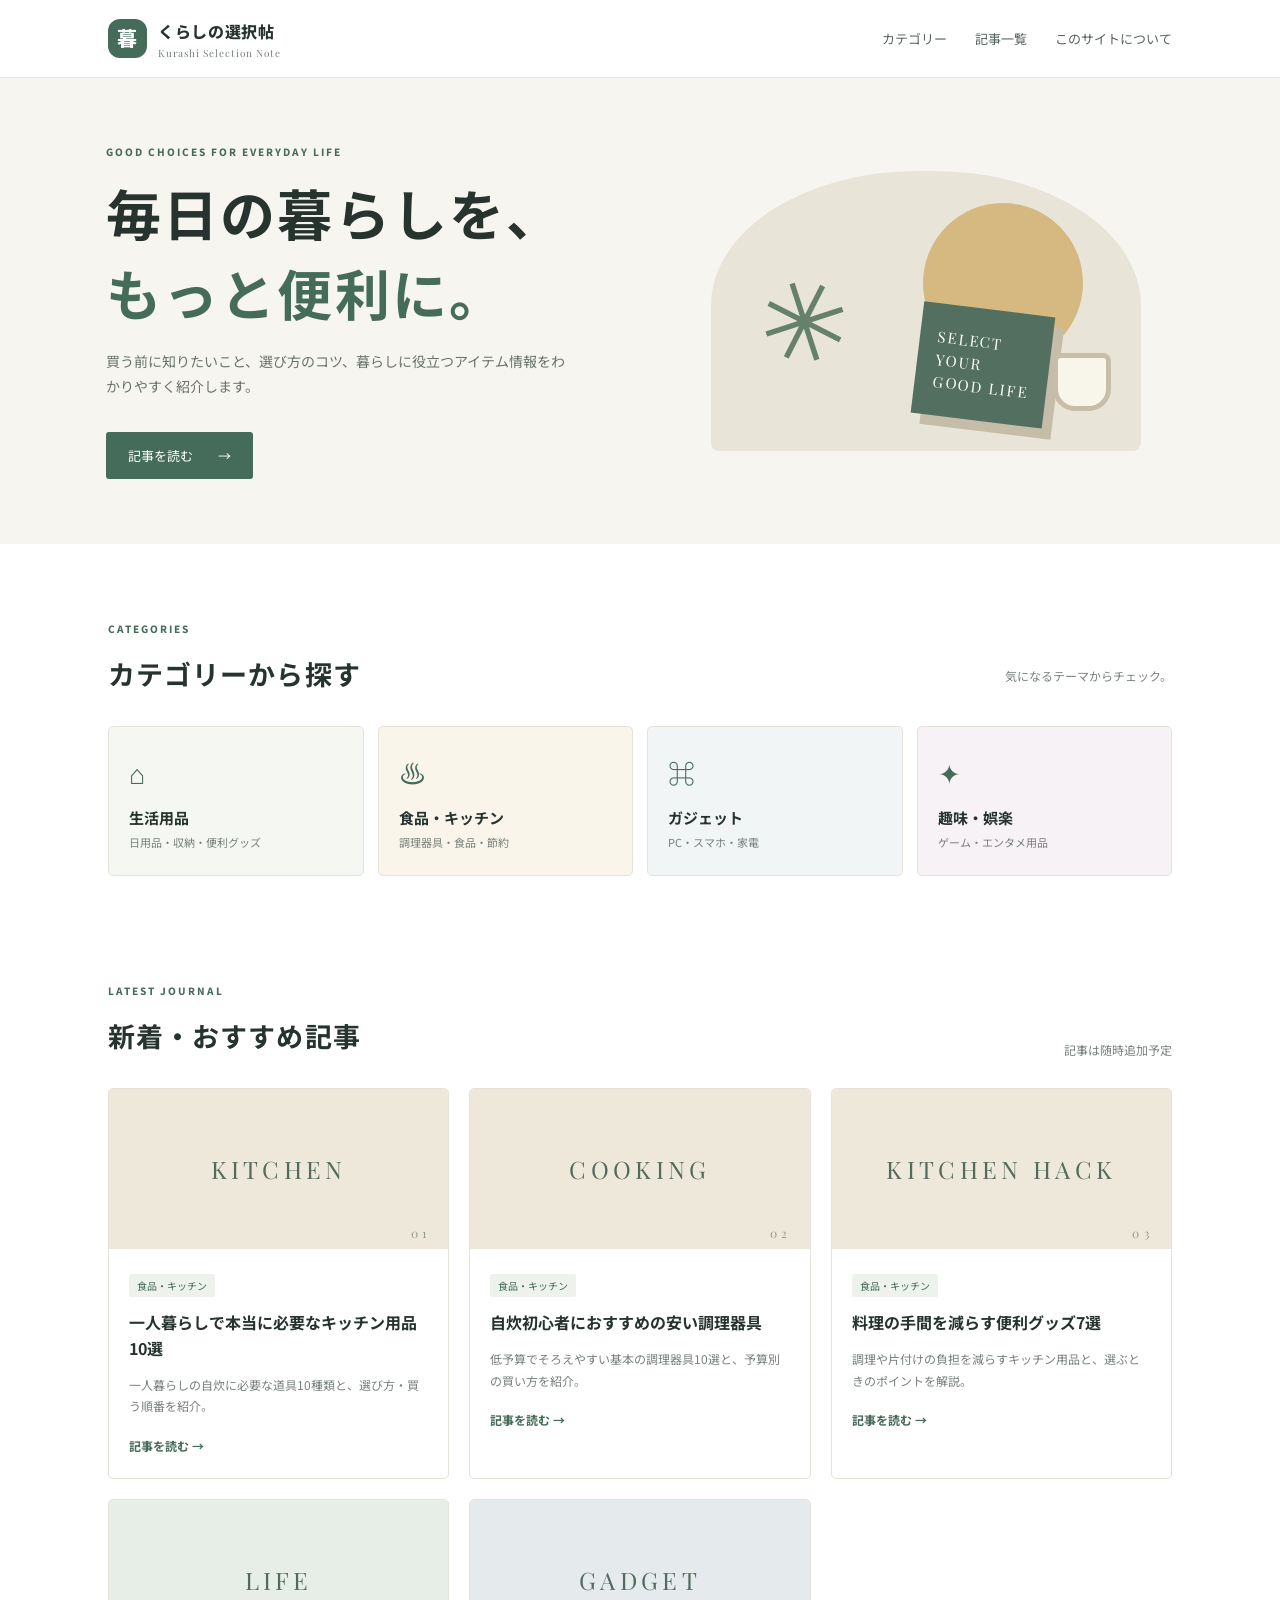
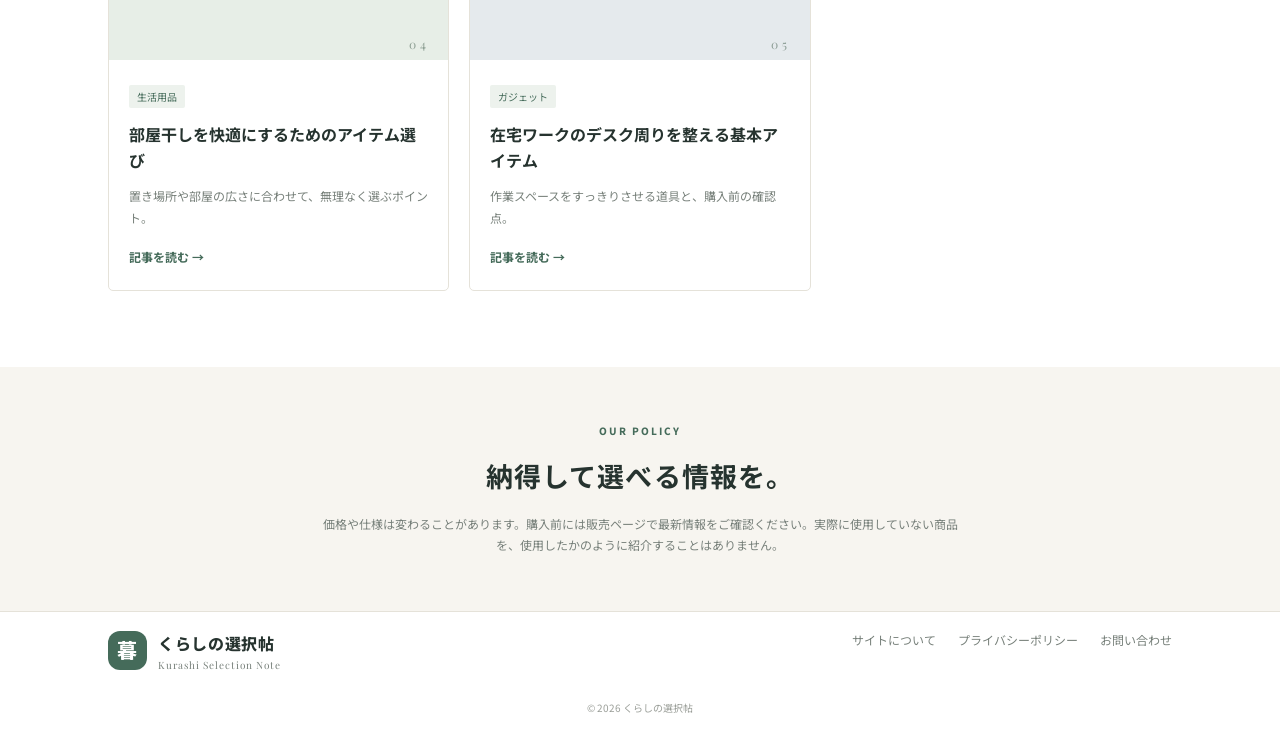
<file: index.html>
<!doctype html>
<html lang="ja">
<head>
  <meta charset="utf-8">
  <meta name="viewport" content="width=device-width, initial-scale=1">
  <meta name="description" content="毎日の暮らしを便利にする生活用品、キッチン用品、ガジェットなどの選び方や比較情報を紹介するサイトです。">
  <meta name="theme-color" content="#f7f5f0">
  <title>くらしの選択帖｜毎日の暮らしを、もっと便利に。</title>
  <link rel="stylesheet" href="assets/style.css">
</head>
<body>
<header class="site-header">
  <div class="header-inner">
    <a class="brand" href="index.html"><span class="brand-mark">暮</span><span>くらしの選択帖<small>Kurashi Selection Note</small></span></a>
    <nav><a href="#categories">カテゴリー</a><a href="#articles">記事一覧</a><a href="about.html">このサイトについて</a></nav>
  </div>
</header>
<main>
  <section class="hero">
    <div class="hero-copy">
      <p class="eyebrow">GOOD CHOICES FOR EVERYDAY LIFE</p>
      <h1>毎日の暮らしを、<br><em>もっと便利に。</em></h1>
      <p class="hero-lead">買う前に知りたいこと、選び方のコツ、暮らしに役立つアイテム情報をわかりやすく紹介します。</p>
      <a class="primary-link" href="#articles">記事を読む <span>→</span></a>
    </div>
    <div class="hero-art" aria-label="暮らしの道具をイメージしたイラスト">
      <div class="sun"></div><div class="plant">✳</div><div class="book">SELECT<br>YOUR<br>GOOD LIFE</div><div class="cup">●</div>
    </div>
  </section>

  <section class="section" id="categories">
    <div class="section-heading"><div><p class="eyebrow">CATEGORIES</p><h2>カテゴリーから探す</h2></div><p>気になるテーマからチェック。</p></div>
    <div class="category-grid">
      <a class="category-card c1" href="#articles"><span class="cat-icon">⌂</span><b>生活用品</b><small>日用品・収納・便利グッズ</small></a>
      <a class="category-card c2" href="#articles"><span class="cat-icon">♨</span><b>食品・キッチン</b><small>調理器具・食品・節約</small></a>
      <a class="category-card c3" href="#articles"><span class="cat-icon">⌘</span><b>ガジェット</b><small>PC・スマホ・家電</small></a>
      <a class="category-card c4" href="#articles"><span class="cat-icon">✦</span><b>趣味・娯楽</b><small>ゲーム・エンタメ用品</small></a>
    </div>
  </section>

  <section class="section articles-section" id="articles">
    <div class="section-heading"><div><p class="eyebrow">LATEST JOURNAL</p><h2>新着・おすすめ記事</h2></div><span class="muted">記事は随時追加予定</span></div>
    <div class="article-grid">
      <article class="article-card"><div class="article-visual visual-kitchen">KITCHEN <span>01</span></div><div class="article-body"><span class="tag">食品・キッチン</span><h3><a href="articles/kitchen-tools.html">一人暮らしで本当に必要なキッチン用品10選</a></h3><p>一人暮らしの自炊に必要な道具10種類と、選び方・買う順番を紹介。</p><a class="read-more" href="articles/kitchen-tools.html">記事を読む →</a></div></article>

      <article class="article-card"><div class="article-visual visual-kitchen">COOKING <span>02</span></div><div class="article-body"><span class="tag">食品・キッチン</span><h3><a href="articles/cheap-cooking-tools.html">自炊初心者におすすめの安い調理器具</a></h3><p>低予算でそろえやすい基本の調理器具10選と、予算別の買い方を紹介。</p><a class="read-more" href="articles/cheap-cooking-tools.html">記事を読む →</a></div></article>

      <article class="article-card"><div class="article-visual visual-kitchen">KITCHEN HACK <span>03</span></div><div class="article-body"><span class="tag">食品・キッチン</span><h3><a href="articles/cooking-convenience-goods.html">料理の手間を減らす便利グッズ7選</a></h3><p>調理や片付けの負担を減らすキッチン用品と、選ぶときのポイントを解説。</p><a class="read-more" href="articles/cooking-convenience-goods.html">記事を読む →</a></div></article>

      <article class="article-card"><div class="article-visual visual-life">LIFE <span>04</span></div><div class="article-body"><span class="tag">生活用品</span><h3><a href="articles/laundry.html">部屋干しを快適にするためのアイテム選び</a></h3><p>置き場所や部屋の広さに合わせて、無理なく選ぶポイント。</p><a class="read-more" href="articles/laundry.html">記事を読む →</a></div></article>

      <article class="article-card"><div class="article-visual visual-tech">GADGET <span>05</span></div><div class="article-body"><span class="tag">ガジェット</span><h3><a href="articles/desk.html">在宅ワークのデスク周りを整える基本アイテム</a></h3><p>作業スペースをすっきりさせる道具と、購入前の確認点。</p><a class="read-more" href="articles/desk.html">記事を読む →</a></div></article>
    </div>
  </section>
  <section class="note-band"><p class="eyebrow">OUR POLICY</p><h2>納得して選べる情報を。</h2><p>価格や仕様は変わることがあります。購入前には販売ページで最新情報をご確認ください。実際に使用していない商品を、使用したかのように紹介することはありません。</p></section>
</main>
<footer class="site-footer"><div class="footer-inner"><a class="brand footer-brand" href="index.html"><span class="brand-mark">暮</span><span>くらしの選択帖<small>Kurashi Selection Note</small></span></a><div class="footer-links"><a href="about.html">サイトについて</a><a href="privacy.html">プライバシーポリシー</a><a href="contact.html">お問い合わせ</a></div></div><p class="copyright">© 2026 くらしの選択帖</p></footer>
</body></html>
</file>
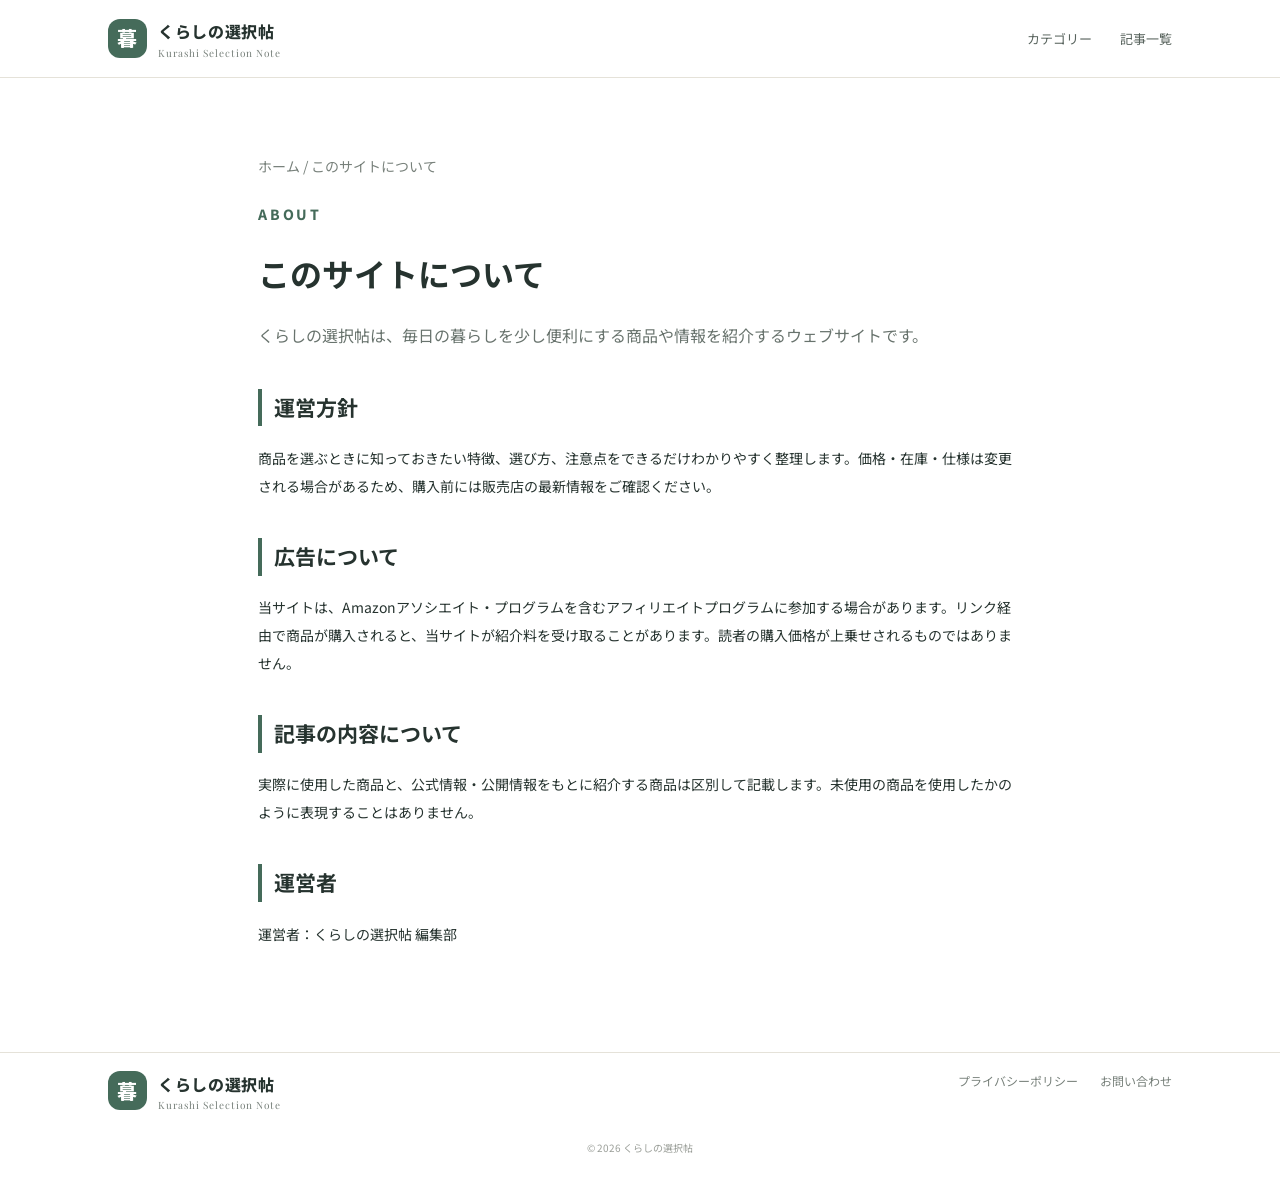
<file: about.html>
<!doctype html><html lang="ja"><head><meta charset="utf-8"><meta name="viewport" content="width=device-width,initial-scale=1"><title>このサイトについて｜くらしの選択帖</title><link rel="stylesheet" href="assets/style.css"></head><body><header class="site-header"><div class="header-inner"><a class="brand" href="index.html"><span class="brand-mark">暮</span><span>くらしの選択帖<small>Kurashi Selection Note</small></span></a><nav><a href="index.html#categories">カテゴリー</a><a href="index.html#articles">記事一覧</a></nav></div></header><main class="content"><p class="breadcrumb"><a href="index.html">ホーム</a> / このサイトについて</p><p class="eyebrow">ABOUT</p><h1>このサイトについて</h1><p class="lead">くらしの選択帖は、毎日の暮らしを少し便利にする商品や情報を紹介するウェブサイトです。</p><h2>運営方針</h2><p>商品を選ぶときに知っておきたい特徴、選び方、注意点をできるだけわかりやすく整理します。価格・在庫・仕様は変更される場合があるため、購入前には販売店の最新情報をご確認ください。</p><h2>広告について</h2><p>当サイトは、Amazonアソシエイト・プログラムを含むアフィリエイトプログラムに参加する場合があります。リンク経由で商品が購入されると、当サイトが紹介料を受け取ることがあります。読者の購入価格が上乗せされるものではありません。</p><h2>記事の内容について</h2><p>実際に使用した商品と、公式情報・公開情報をもとに紹介する商品は区別して記載します。未使用の商品を使用したかのように表現することはありません。</p><h2>運営者</h2><p>運営者：くらしの選択帖 編集部</p></main><footer class="site-footer"><div class="footer-inner"><a class="brand footer-brand" href="index.html"><span class="brand-mark">暮</span><span>くらしの選択帖<small>Kurashi Selection Note</small></span></a><div class="footer-links"><a href="privacy.html">プライバシーポリシー</a><a href="contact.html">お問い合わせ</a></div></div><p class="copyright">© 2026 くらしの選択帖</p></footer></body></html>
</file>
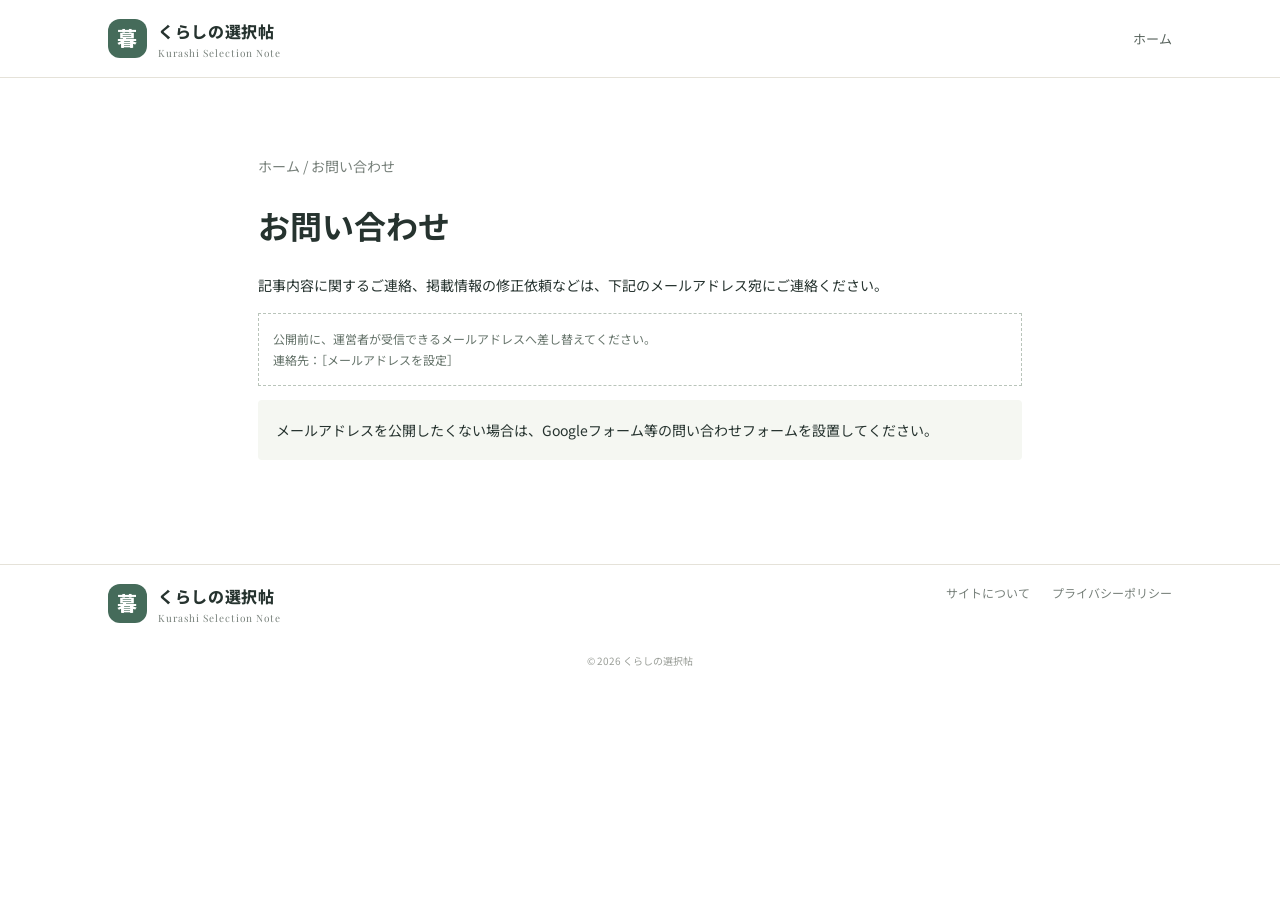
<file: contact.html>
<!doctype html><html lang="ja"><head><meta charset="utf-8"><meta name="viewport" content="width=device-width,initial-scale=1"><title>お問い合わせ｜くらしの選択帖</title><link rel="stylesheet" href="assets/style.css"></head><body><header class="site-header"><div class="header-inner"><a class="brand" href="index.html"><span class="brand-mark">暮</span><span>くらしの選択帖<small>Kurashi Selection Note</small></span></a><nav><a href="index.html">ホーム</a></nav></div></header><main class="content"><p class="breadcrumb"><a href="index.html">ホーム</a> / お問い合わせ</p><h1>お問い合わせ</h1><p>記事内容に関するご連絡、掲載情報の修正依頼などは、下記のメールアドレス宛にご連絡ください。</p><div class="placeholder">公開前に、運営者が受信できるメールアドレスへ差し替えてください。<br>連絡先：［メールアドレスを設定］</div><p class="notice">メールアドレスを公開したくない場合は、Googleフォーム等の問い合わせフォームを設置してください。</p></main><footer class="site-footer"><div class="footer-inner"><a class="brand" href="index.html"><span class="brand-mark">暮</span><span>くらしの選択帖<small>Kurashi Selection Note</small></span></a><div class="footer-links"><a href="about.html">サイトについて</a><a href="privacy.html">プライバシーポリシー</a></div></div><p class="copyright">© 2026 くらしの選択帖</p></footer></body></html>
</file>
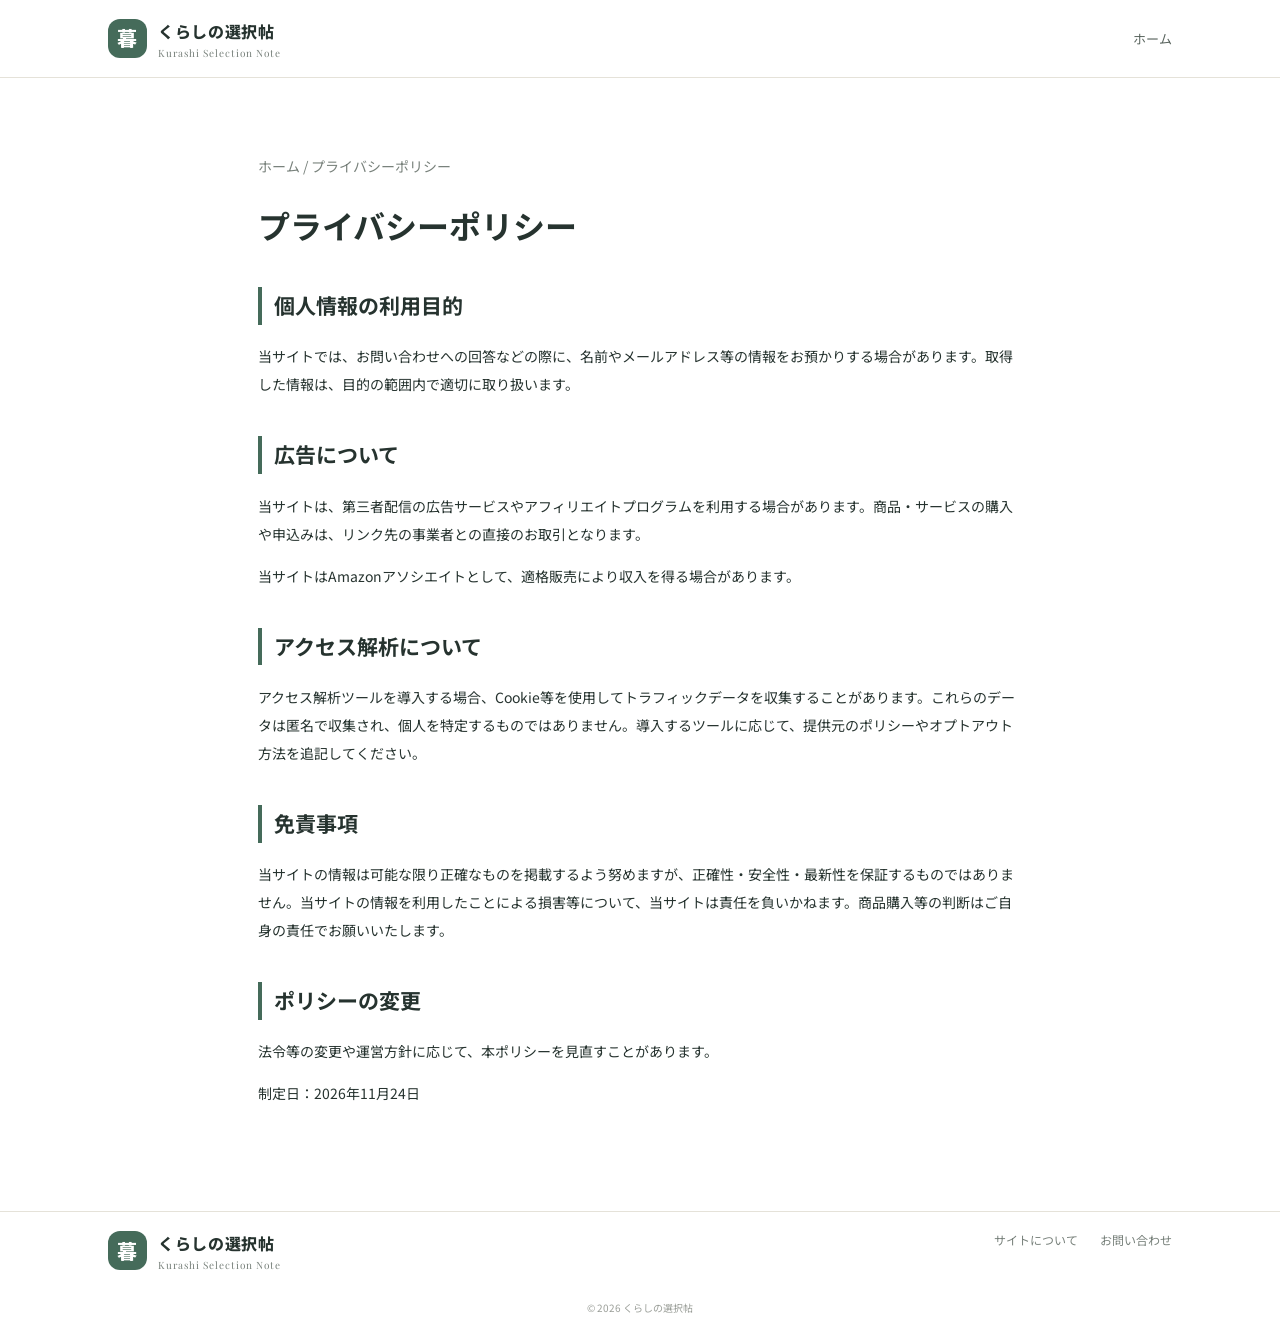
<file: privacy.html>
<!doctype html><html lang="ja"><head><meta charset="utf-8"><meta name="viewport" content="width=device-width,initial-scale=1"><title>プライバシーポリシー｜くらしの選択帖</title><link rel="stylesheet" href="assets/style.css"></head><body><header class="site-header"><div class="header-inner"><a class="brand" href="index.html"><span class="brand-mark">暮</span><span>くらしの選択帖<small>Kurashi Selection Note</small></span></a><nav><a href="index.html">ホーム</a></nav></div></header><main class="content"><p class="breadcrumb"><a href="index.html">ホーム</a> / プライバシーポリシー</p><h1>プライバシーポリシー</h1><h2>個人情報の利用目的</h2><p>当サイトでは、お問い合わせへの回答などの際に、名前やメールアドレス等の情報をお預かりする場合があります。取得した情報は、目的の範囲内で適切に取り扱います。</p><h2>広告について</h2><p>当サイトは、第三者配信の広告サービスやアフィリエイトプログラムを利用する場合があります。商品・サービスの購入や申込みは、リンク先の事業者との直接のお取引となります。</p><p>当サイトはAmazonアソシエイトとして、適格販売により収入を得る場合があります。</p><h2>アクセス解析について</h2><p>アクセス解析ツールを導入する場合、Cookie等を使用してトラフィックデータを収集することがあります。これらのデータは匿名で収集され、個人を特定するものではありません。導入するツールに応じて、提供元のポリシーやオプトアウト方法を追記してください。</p><h2>免責事項</h2><p>当サイトの情報は可能な限り正確なものを掲載するよう努めますが、正確性・安全性・最新性を保証するものではありません。当サイトの情報を利用したことによる損害等について、当サイトは責任を負いかねます。商品購入等の判断はご自身の責任でお願いいたします。</p><h2>ポリシーの変更</h2><p>法令等の変更や運営方針に応じて、本ポリシーを見直すことがあります。</p><p>制定日：2026年11月24日</p></main><footer class="site-footer"><div class="footer-inner"><a class="brand" href="index.html"><span class="brand-mark">暮</span><span>くらしの選択帖<small>Kurashi Selection Note</small></span></a><div class="footer-links"><a href="about.html">サイトについて</a><a href="contact.html">お問い合わせ</a></div></div><p class="copyright">© 2026 くらしの選択帖</p></footer></body></html>
</file>
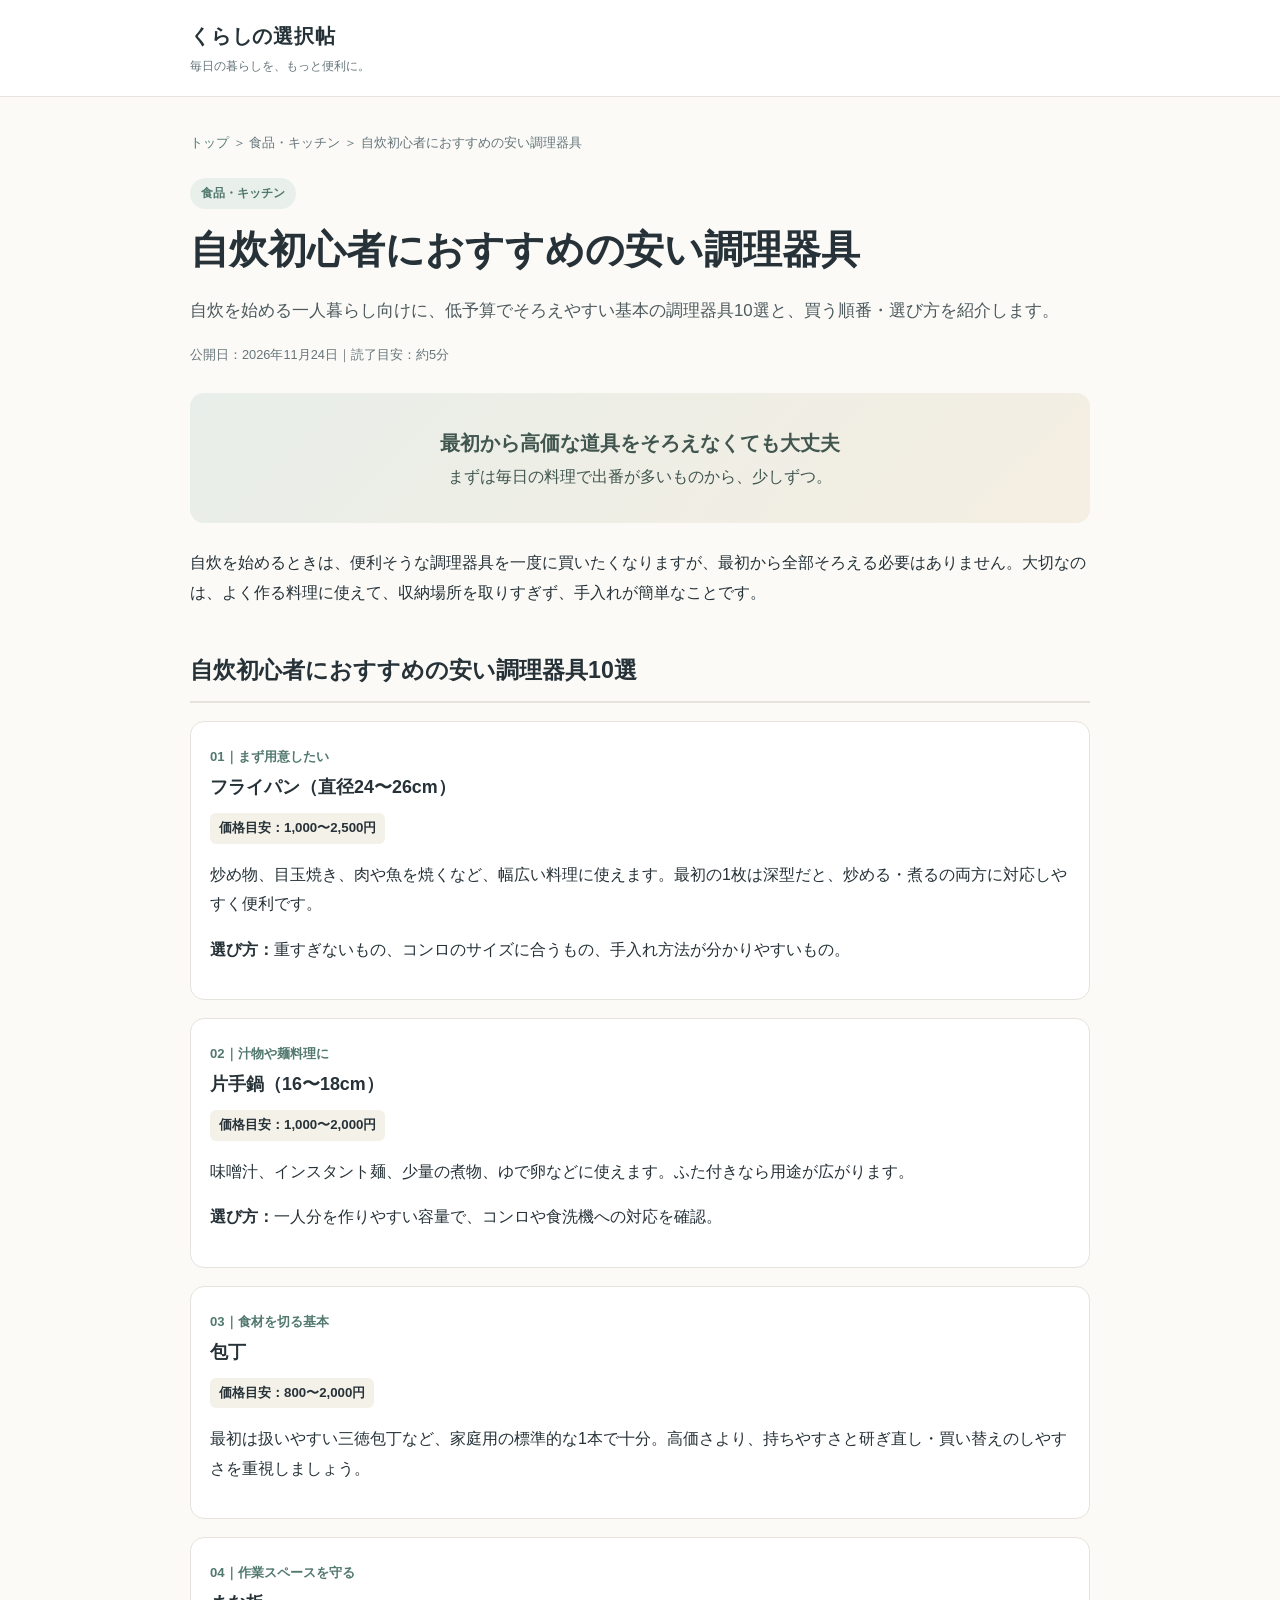
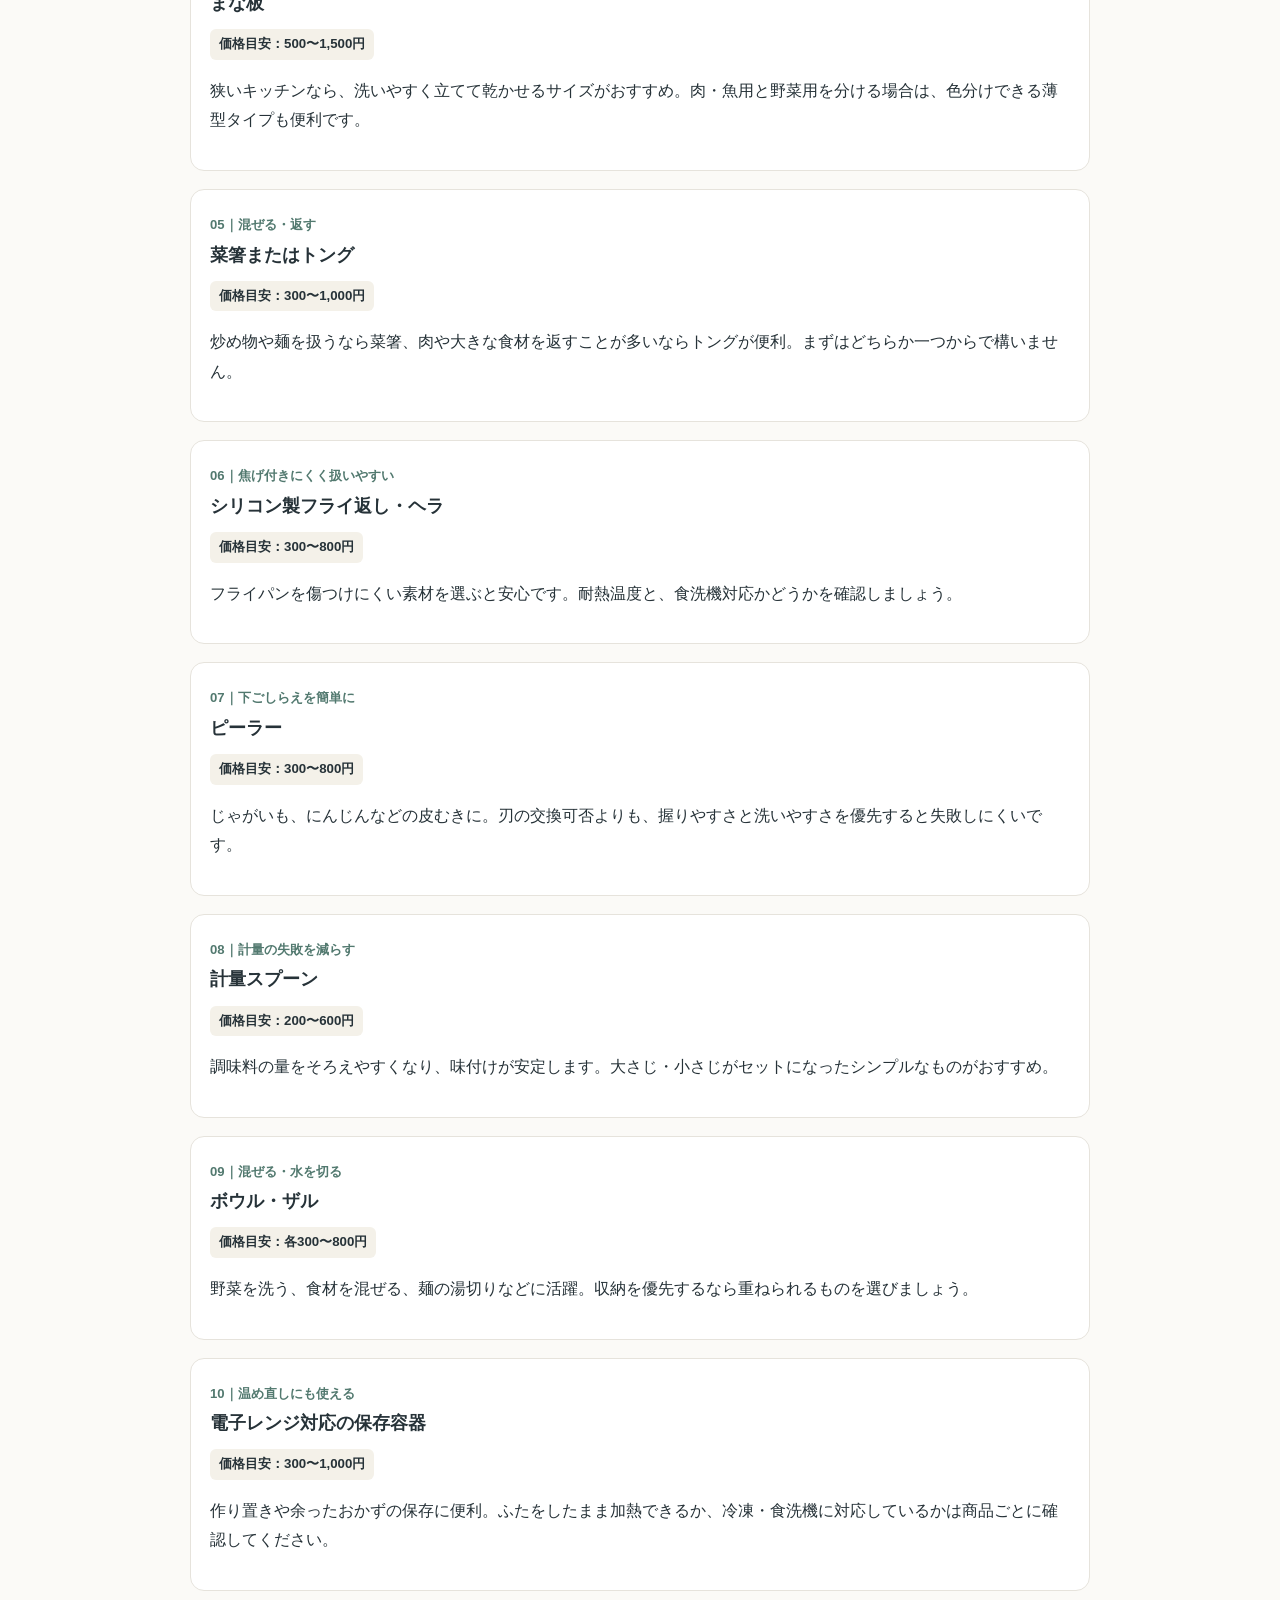
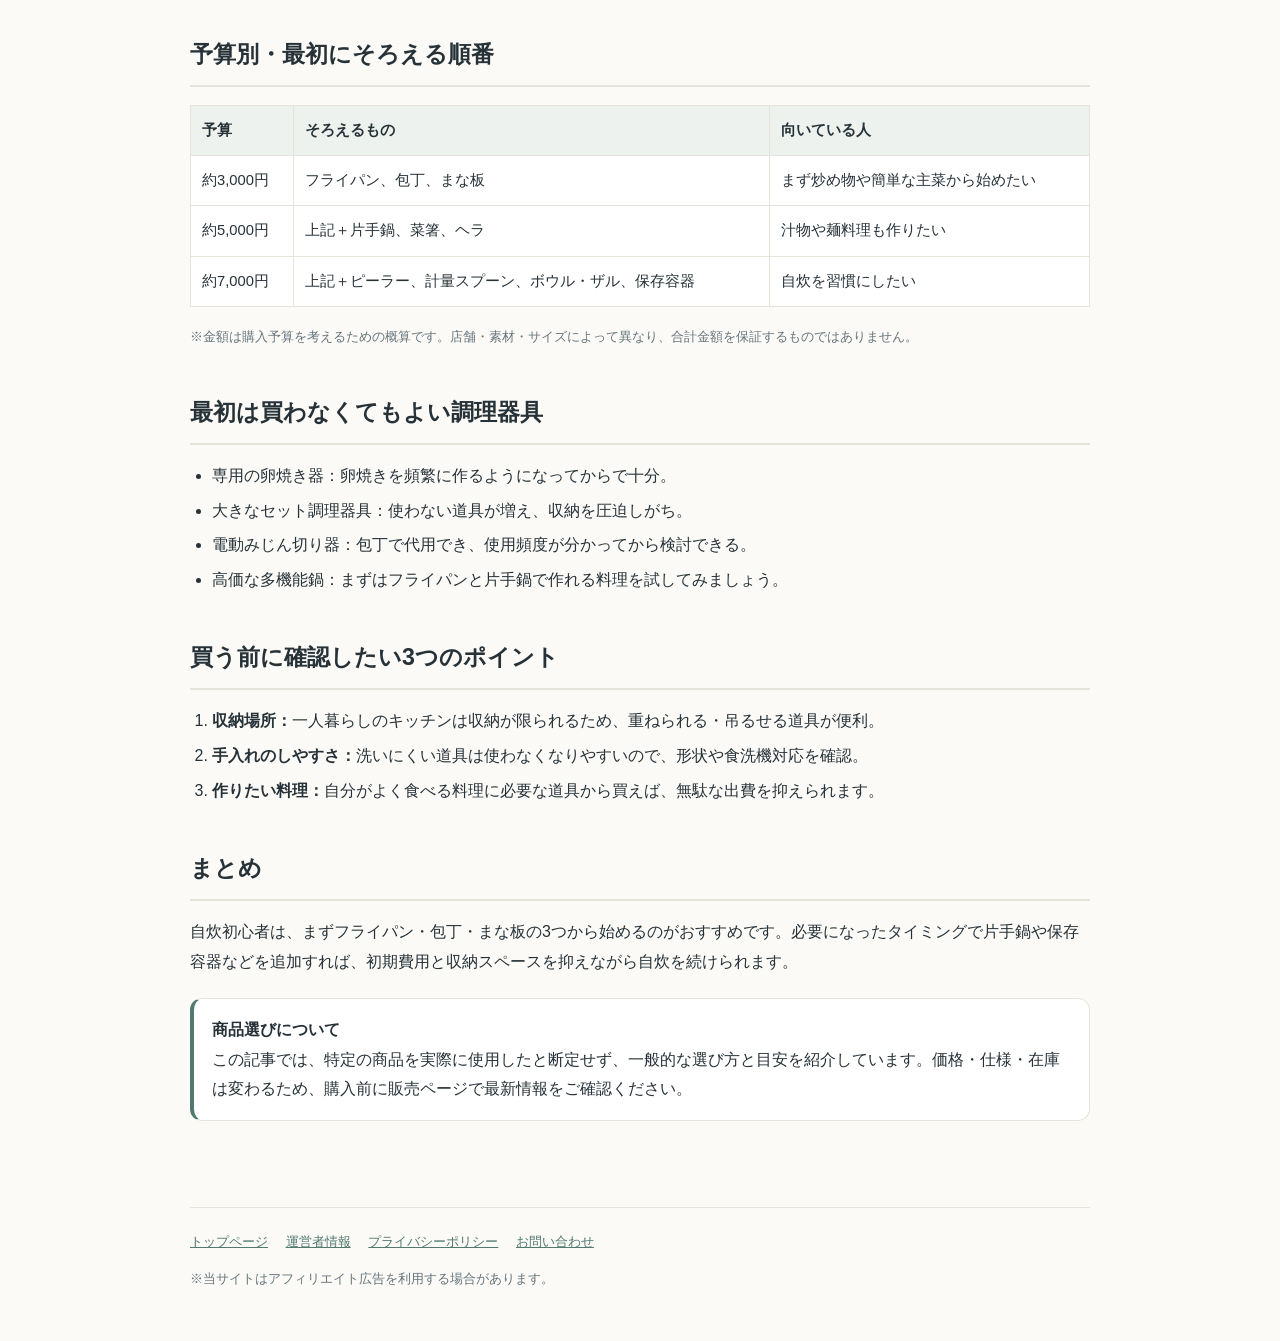
<file: articles/cheap-cooking-tools.html>
<!doctype html>
<html lang="ja">
<head>
<meta charset="utf-8">
<meta name="viewport" content="width=device-width, initial-scale=1">
<title>自炊初心者におすすめの安い調理器具｜くらしの選択帖</title>
<meta name="description" content="自炊を始める一人暮らし向けに、低予算でそろえやすい基本の調理器具10選と、買う順番・選び方を紹介します。">
<link rel="canonical" href="https://kurasian-glitch.github.io/kurashi-selection/articles/cheap-cooking-tools.html">
<style>
:root{--ink:#263238;--muted:#66757b;--brand:#52796f;--paper:#fbfaf7;--line:#e6e3dc;--accent:#e9f0ec}
*{box-sizing:border-box}
body{margin:0;background:var(--paper);color:var(--ink);font-family:-apple-system,BlinkMacSystemFont,"Hiragino Kaku Gothic ProN","Yu Gothic",Meiryo,sans-serif;line-height:1.85}
a{color:var(--brand)}
header{border-bottom:1px solid var(--line);background:#fff}
.header-inner,main,footer{width:min(900px,calc(100% - 36px));margin:auto}
.header-inner{padding:18px 0}
.site-name{font-weight:800;font-size:1.25rem;color:var(--ink);text-decoration:none;letter-spacing:.04em}
.tagline{display:block;color:var(--muted);font-size:.78rem}
main{padding:34px 0 64px}
.breadcrumb{font-size:.82rem;color:var(--muted);margin-bottom:22px}
.breadcrumb a{text-decoration:none}
.category{display:inline-block;background:var(--accent);color:var(--brand);padding:4px 11px;border-radius:20px;font-size:.78rem;font-weight:700}
h1{font-size:clamp(1.8rem,5vw,2.45rem);line-height:1.4;margin:14px 0}
.lead{font-size:1.05rem;color:#4d5a5e}
.meta{font-size:.8rem;color:var(--muted);margin:14px 0 26px}
.hero{width:100%;border-radius:14px;background:linear-gradient(135deg,#e8eee9,#f5eee2);padding:32px;text-align:center;margin:25px 0;color:#40564f}
.hero strong{display:block;font-size:1.25rem}
.notice,.tip{background:#fff;border:1px solid var(--line);border-radius:12px;padding:16px 18px;margin:22px 0}
.notice{border-left:4px solid var(--brand)}
h2{font-size:1.45rem;margin:42px 0 16px;padding-bottom:9px;border-bottom:2px solid var(--line)}
h3{font-size:1.12rem;margin:0 0 8px}
.item{background:#fff;border:1px solid var(--line);border-radius:14px;padding:19px;margin:18px 0}
.item-num{color:var(--brand);font-weight:800;font-size:.82rem}
.price{display:inline-block;background:#f4f1e9;padding:3px 9px;border-radius:6px;font-size:.83rem;font-weight:700}
ul,ol{padding-left:1.4rem}
li{margin:5px 0}
table{width:100%;border-collapse:collapse;background:#fff;margin:18px 0;font-size:.92rem}
th,td{padding:11px;border:1px solid var(--line);text-align:left;vertical-align:top}
th{background:#eef2ee}
.small{font-size:.82rem;color:var(--muted)}
footer{border-top:1px solid var(--line);padding:22px 0 36px;color:var(--muted);font-size:.82rem}
footer a{margin-right:14px}
@media(max-width:600px){main{padding-top:24px}.hero{padding:24px 14px}th,td{padding:8px;font-size:.82rem}}
</style>
</head>
<body>
<header><div class="header-inner">
<a class="site-name" href="../index.html">くらしの選択帖</a>
<span class="tagline">毎日の暮らしを、もっと便利に。</span>
</div></header>
<main>
<div class="breadcrumb"><a href="../index.html">トップ</a> ＞ 食品・キッチン ＞ 自炊初心者におすすめの安い調理器具</div>
<span class="category">食品・キッチン</span>
<h1>自炊初心者におすすめの安い調理器具</h1>
<p class="lead">自炊を始める一人暮らし向けに、低予算でそろえやすい基本の調理器具10選と、買う順番・選び方を紹介します。</p>
<div class="meta">公開日：2026年11月24日｜読了目安：約5分</div>

<div class="hero"><strong>最初から高価な道具をそろえなくても大丈夫</strong>まずは毎日の料理で出番が多いものから、少しずつ。</div>
<p>自炊を始めるときは、便利そうな調理器具を一度に買いたくなりますが、最初から全部そろえる必要はありません。大切なのは、よく作る料理に使えて、収納場所を取りすぎず、手入れが簡単なことです。</p>
<h2>自炊初心者におすすめの安い調理器具10選</h2>
<div class="item"><span class="item-num">01｜まず用意したい</span><h3>フライパン（直径24〜26cm）</h3><span class="price">価格目安：1,000〜2,500円</span><p>炒め物、目玉焼き、肉や魚を焼くなど、幅広い料理に使えます。最初の1枚は深型だと、炒める・煮るの両方に対応しやすく便利です。</p><p><b>選び方：</b>重すぎないもの、コンロのサイズに合うもの、手入れ方法が分かりやすいもの。</p></div>
<div class="item"><span class="item-num">02｜汁物や麺料理に</span><h3>片手鍋（16〜18cm）</h3><span class="price">価格目安：1,000〜2,000円</span><p>味噌汁、インスタント麺、少量の煮物、ゆで卵などに使えます。ふた付きなら用途が広がります。</p><p><b>選び方：</b>一人分を作りやすい容量で、コンロや食洗機への対応を確認。</p></div>
<div class="item"><span class="item-num">03｜食材を切る基本</span><h3>包丁</h3><span class="price">価格目安：800〜2,000円</span><p>最初は扱いやすい三徳包丁など、家庭用の標準的な1本で十分。高価さより、持ちやすさと研ぎ直し・買い替えのしやすさを重視しましょう。</p></div>
<div class="item"><span class="item-num">04｜作業スペースを守る</span><h3>まな板</h3><span class="price">価格目安：500〜1,500円</span><p>狭いキッチンなら、洗いやすく立てて乾かせるサイズがおすすめ。肉・魚用と野菜用を分ける場合は、色分けできる薄型タイプも便利です。</p></div>
<div class="item"><span class="item-num">05｜混ぜる・返す</span><h3>菜箸またはトング</h3><span class="price">価格目安：300〜1,000円</span><p>炒め物や麺を扱うなら菜箸、肉や大きな食材を返すことが多いならトングが便利。まずはどちらか一つからで構いません。</p></div>
<div class="item"><span class="item-num">06｜焦げ付きにくく扱いやすい</span><h3>シリコン製フライ返し・ヘラ</h3><span class="price">価格目安：300〜800円</span><p>フライパンを傷つけにくい素材を選ぶと安心です。耐熱温度と、食洗機対応かどうかを確認しましょう。</p></div>
<div class="item"><span class="item-num">07｜下ごしらえを簡単に</span><h3>ピーラー</h3><span class="price">価格目安：300〜800円</span><p>じゃがいも、にんじんなどの皮むきに。刃の交換可否よりも、握りやすさと洗いやすさを優先すると失敗しにくいです。</p></div>
<div class="item"><span class="item-num">08｜計量の失敗を減らす</span><h3>計量スプーン</h3><span class="price">価格目安：200〜600円</span><p>調味料の量をそろえやすくなり、味付けが安定します。大さじ・小さじがセットになったシンプルなものがおすすめ。</p></div>
<div class="item"><span class="item-num">09｜混ぜる・水を切る</span><h3>ボウル・ザル</h3><span class="price">価格目安：各300〜800円</span><p>野菜を洗う、食材を混ぜる、麺の湯切りなどに活躍。収納を優先するなら重ねられるものを選びましょう。</p></div>
<div class="item"><span class="item-num">10｜温め直しにも使える</span><h3>電子レンジ対応の保存容器</h3><span class="price">価格目安：300〜1,000円</span><p>作り置きや余ったおかずの保存に便利。ふたをしたまま加熱できるか、冷凍・食洗機に対応しているかは商品ごとに確認してください。</p></div>
<h2>予算別・最初にそろえる順番</h2>
<table><thead><tr><th>予算</th><th>そろえるもの</th><th>向いている人</th></tr></thead><tbody>
<tr><td>約3,000円</td><td>フライパン、包丁、まな板</td><td>まず炒め物や簡単な主菜から始めたい</td></tr>
<tr><td>約5,000円</td><td>上記＋片手鍋、菜箸、ヘラ</td><td>汁物や麺料理も作りたい</td></tr>
<tr><td>約7,000円</td><td>上記＋ピーラー、計量スプーン、ボウル・ザル、保存容器</td><td>自炊を習慣にしたい</td></tr>
</tbody></table>
<p class="small">※金額は購入予算を考えるための概算です。店舗・素材・サイズによって異なり、合計金額を保証するものではありません。</p>
<h2>最初は買わなくてもよい調理器具</h2>
<ul><li>専用の卵焼き器：卵焼きを頻繁に作るようになってからで十分。</li><li>大きなセット調理器具：使わない道具が増え、収納を圧迫しがち。</li><li>電動みじん切り器：包丁で代用でき、使用頻度が分かってから検討できる。</li><li>高価な多機能鍋：まずはフライパンと片手鍋で作れる料理を試してみましょう。</li></ul>
<h2>買う前に確認したい3つのポイント</h2>
<ol><li><b>収納場所：</b>一人暮らしのキッチンは収納が限られるため、重ねられる・吊るせる道具が便利。</li><li><b>手入れのしやすさ：</b>洗いにくい道具は使わなくなりやすいので、形状や食洗機対応を確認。</li><li><b>作りたい料理：</b>自分がよく食べる料理に必要な道具から買えば、無駄な出費を抑えられます。</li></ol>
<h2>まとめ</h2>
<p>自炊初心者は、まずフライパン・包丁・まな板の3つから始めるのがおすすめです。必要になったタイミングで片手鍋や保存容器などを追加すれば、初期費用と収納スペースを抑えながら自炊を続けられます。</p>

<div class="notice"><strong>商品選びについて</strong><br>この記事では、特定の商品を実際に使用したと断定せず、一般的な選び方と目安を紹介しています。価格・仕様・在庫は変わるため、購入前に販売ページで最新情報をご確認ください。</div>
</main>
<footer>
<a href="../index.html">トップページ</a>
<a href="../about.html">運営者情報</a>
<a href="../privacy.html">プライバシーポリシー</a>
<a href="../contact.html">お問い合わせ</a>
<p>※当サイトはアフィリエイト広告を利用する場合があります。</p>
</footer>
</body></html>
</file>
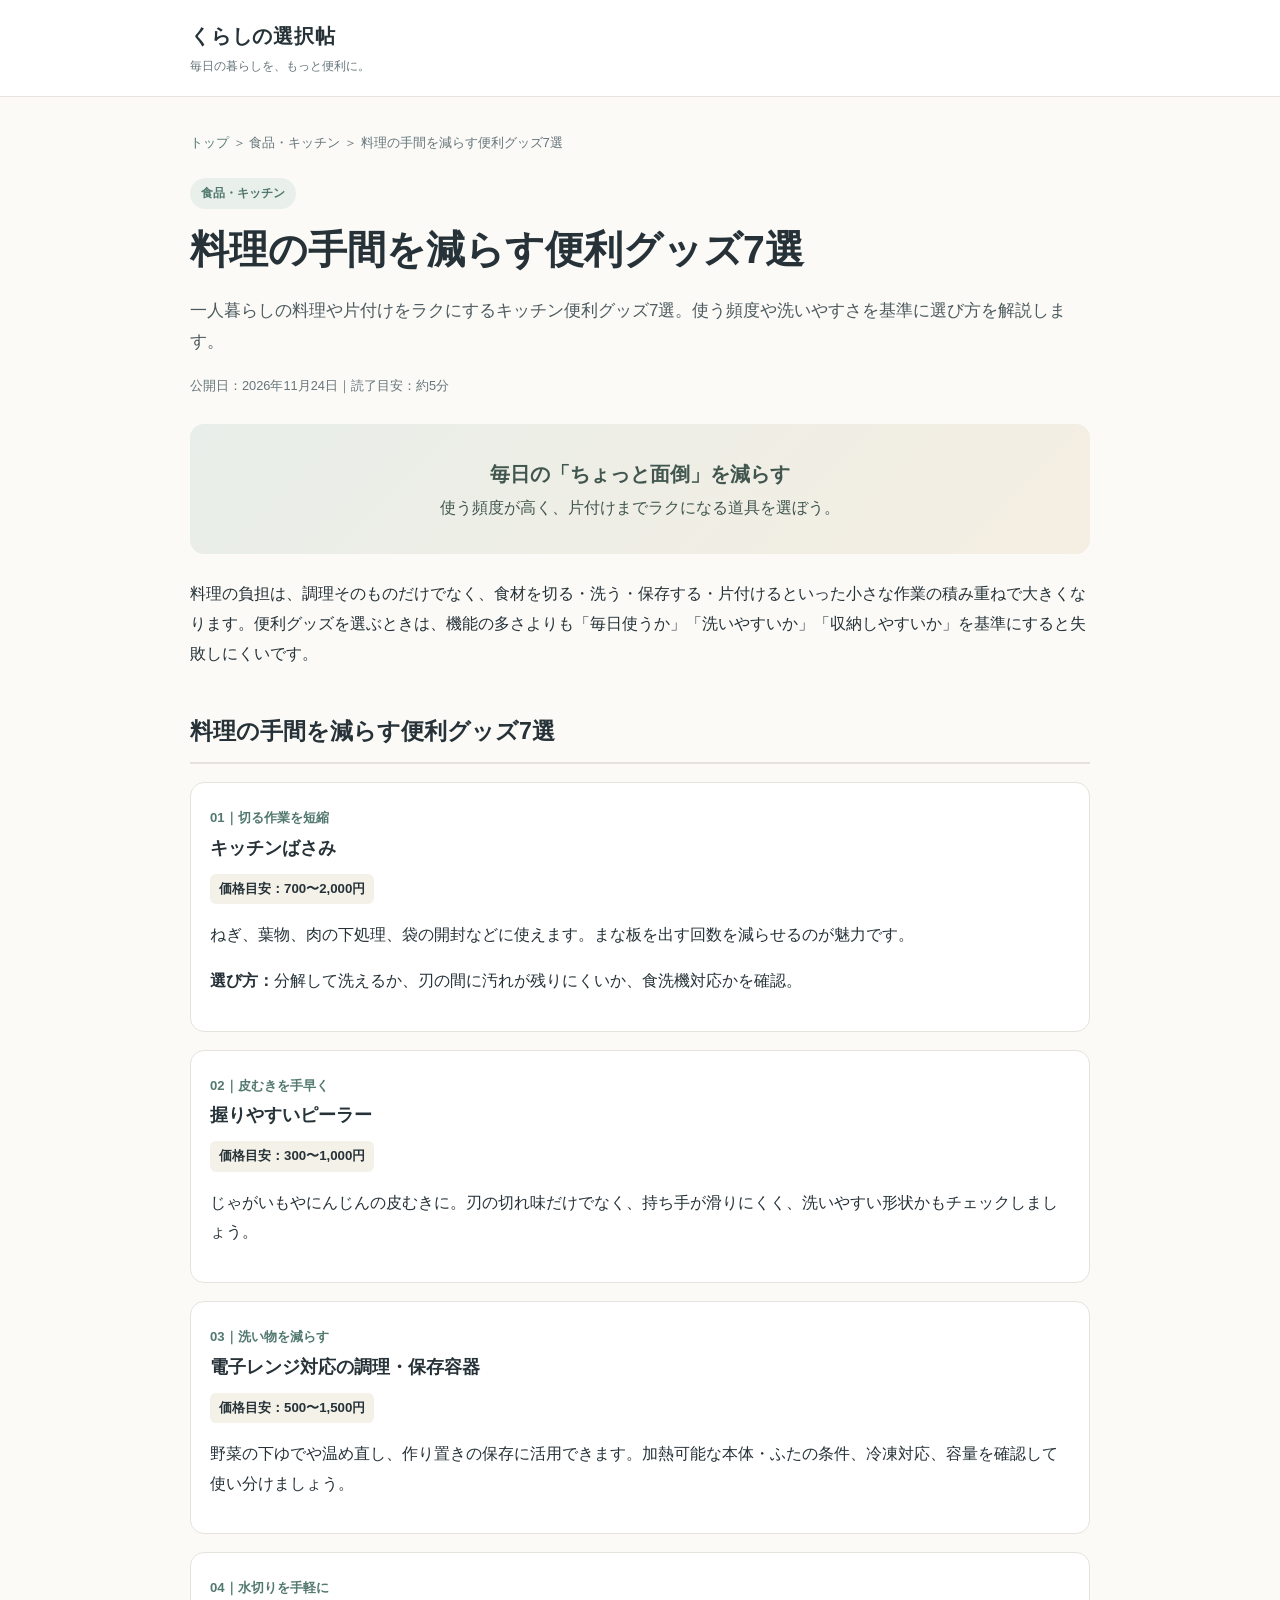
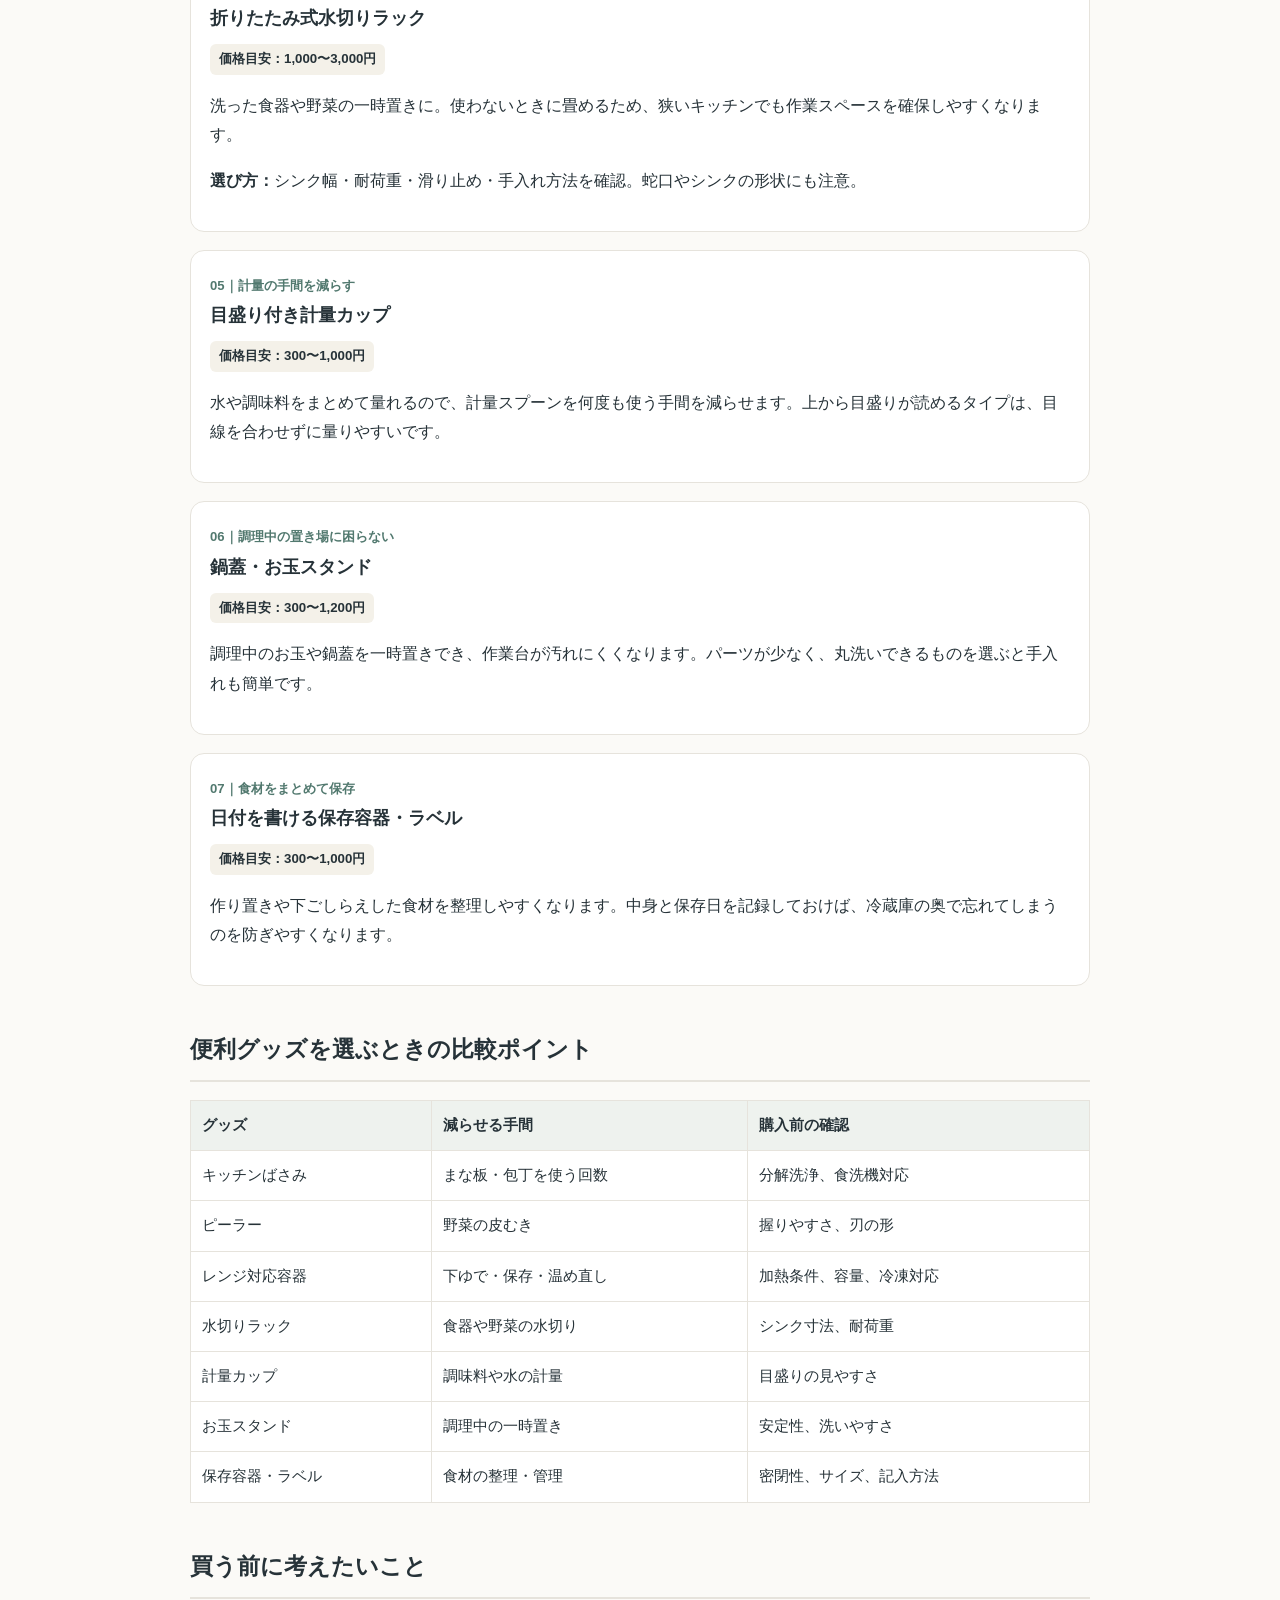
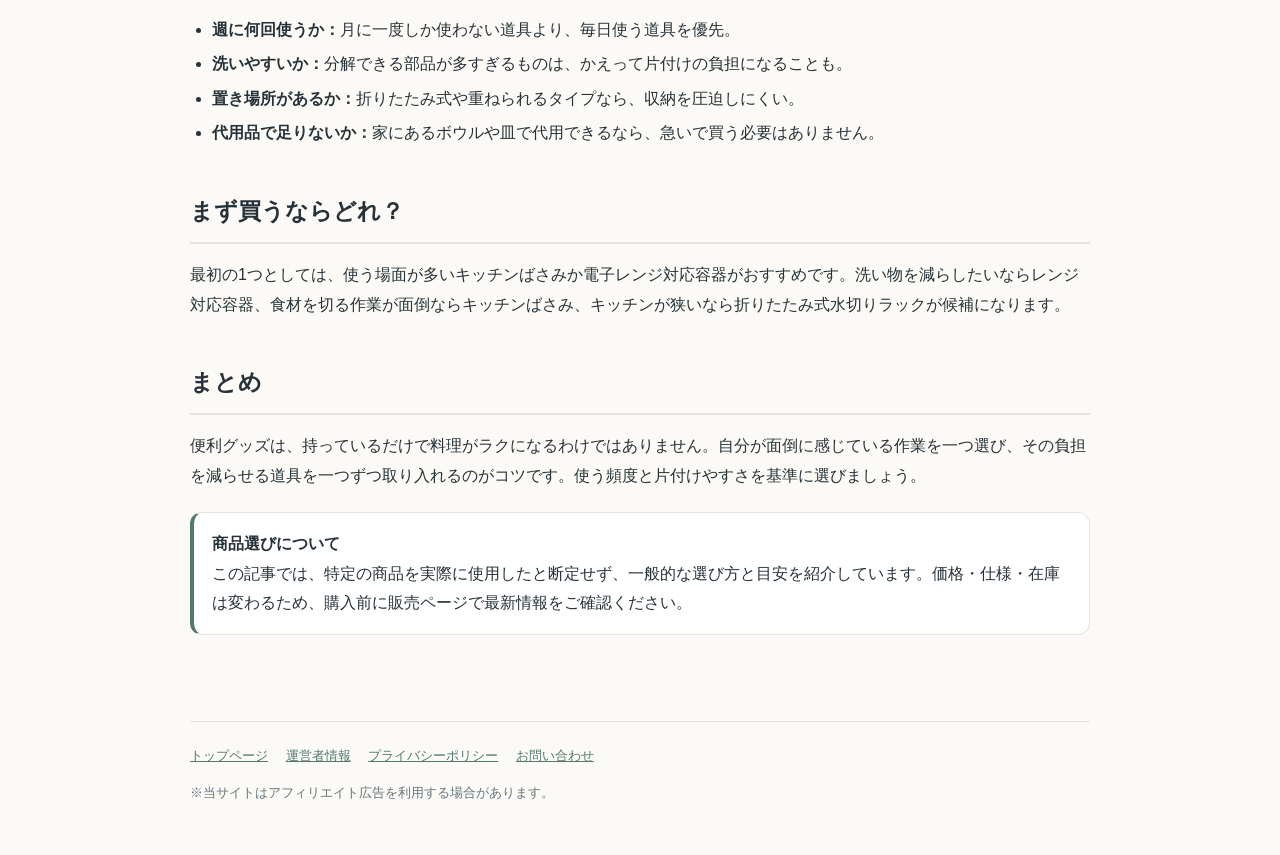
<file: articles/cooking-convenience-goods.html>
<!doctype html>
<html lang="ja">
<head>
<meta charset="utf-8">
<meta name="viewport" content="width=device-width, initial-scale=1">
<title>料理の手間を減らす便利グッズ7選｜くらしの選択帖</title>
<meta name="description" content="一人暮らしの料理や片付けをラクにするキッチン便利グッズ7選。使う頻度や洗いやすさを基準に選び方を解説します。">
<link rel="canonical" href="https://kurasian-glitch.github.io/kurashi-selection/articles/cooking-convenience-goods.html">
<style>
:root{--ink:#263238;--muted:#66757b;--brand:#52796f;--paper:#fbfaf7;--line:#e6e3dc;--accent:#e9f0ec}
*{box-sizing:border-box}
body{margin:0;background:var(--paper);color:var(--ink);font-family:-apple-system,BlinkMacSystemFont,"Hiragino Kaku Gothic ProN","Yu Gothic",Meiryo,sans-serif;line-height:1.85}
a{color:var(--brand)}
header{border-bottom:1px solid var(--line);background:#fff}
.header-inner,main,footer{width:min(900px,calc(100% - 36px));margin:auto}
.header-inner{padding:18px 0}
.site-name{font-weight:800;font-size:1.25rem;color:var(--ink);text-decoration:none;letter-spacing:.04em}
.tagline{display:block;color:var(--muted);font-size:.78rem}
main{padding:34px 0 64px}
.breadcrumb{font-size:.82rem;color:var(--muted);margin-bottom:22px}
.breadcrumb a{text-decoration:none}
.category{display:inline-block;background:var(--accent);color:var(--brand);padding:4px 11px;border-radius:20px;font-size:.78rem;font-weight:700}
h1{font-size:clamp(1.8rem,5vw,2.45rem);line-height:1.4;margin:14px 0}
.lead{font-size:1.05rem;color:#4d5a5e}
.meta{font-size:.8rem;color:var(--muted);margin:14px 0 26px}
.hero{width:100%;border-radius:14px;background:linear-gradient(135deg,#e8eee9,#f5eee2);padding:32px;text-align:center;margin:25px 0;color:#40564f}
.hero strong{display:block;font-size:1.25rem}
.notice,.tip{background:#fff;border:1px solid var(--line);border-radius:12px;padding:16px 18px;margin:22px 0}
.notice{border-left:4px solid var(--brand)}
h2{font-size:1.45rem;margin:42px 0 16px;padding-bottom:9px;border-bottom:2px solid var(--line)}
h3{font-size:1.12rem;margin:0 0 8px}
.item{background:#fff;border:1px solid var(--line);border-radius:14px;padding:19px;margin:18px 0}
.item-num{color:var(--brand);font-weight:800;font-size:.82rem}
.price{display:inline-block;background:#f4f1e9;padding:3px 9px;border-radius:6px;font-size:.83rem;font-weight:700}
ul,ol{padding-left:1.4rem}
li{margin:5px 0}
table{width:100%;border-collapse:collapse;background:#fff;margin:18px 0;font-size:.92rem}
th,td{padding:11px;border:1px solid var(--line);text-align:left;vertical-align:top}
th{background:#eef2ee}
.small{font-size:.82rem;color:var(--muted)}
footer{border-top:1px solid var(--line);padding:22px 0 36px;color:var(--muted);font-size:.82rem}
footer a{margin-right:14px}
@media(max-width:600px){main{padding-top:24px}.hero{padding:24px 14px}th,td{padding:8px;font-size:.82rem}}
</style>
</head>
<body>
<header><div class="header-inner">
<a class="site-name" href="../index.html">くらしの選択帖</a>
<span class="tagline">毎日の暮らしを、もっと便利に。</span>
</div></header>
<main>
<div class="breadcrumb"><a href="../index.html">トップ</a> ＞ 食品・キッチン ＞ 料理の手間を減らす便利グッズ7選</div>
<span class="category">食品・キッチン</span>
<h1>料理の手間を減らす便利グッズ7選</h1>
<p class="lead">一人暮らしの料理や片付けをラクにするキッチン便利グッズ7選。使う頻度や洗いやすさを基準に選び方を解説します。</p>
<div class="meta">公開日：2026年11月24日｜読了目安：約5分</div>

<div class="hero"><strong>毎日の「ちょっと面倒」を減らす</strong>使う頻度が高く、片付けまでラクになる道具を選ぼう。</div>
<p>料理の負担は、調理そのものだけでなく、食材を切る・洗う・保存する・片付けるといった小さな作業の積み重ねで大きくなります。便利グッズを選ぶときは、機能の多さよりも「毎日使うか」「洗いやすいか」「収納しやすいか」を基準にすると失敗しにくいです。</p>
<h2>料理の手間を減らす便利グッズ7選</h2>
<div class="item"><span class="item-num">01｜切る作業を短縮</span><h3>キッチンばさみ</h3><span class="price">価格目安：700〜2,000円</span><p>ねぎ、葉物、肉の下処理、袋の開封などに使えます。まな板を出す回数を減らせるのが魅力です。</p><p><b>選び方：</b>分解して洗えるか、刃の間に汚れが残りにくいか、食洗機対応かを確認。</p></div>
<div class="item"><span class="item-num">02｜皮むきを手早く</span><h3>握りやすいピーラー</h3><span class="price">価格目安：300〜1,000円</span><p>じゃがいもやにんじんの皮むきに。刃の切れ味だけでなく、持ち手が滑りにくく、洗いやすい形状かもチェックしましょう。</p></div>
<div class="item"><span class="item-num">03｜洗い物を減らす</span><h3>電子レンジ対応の調理・保存容器</h3><span class="price">価格目安：500〜1,500円</span><p>野菜の下ゆでや温め直し、作り置きの保存に活用できます。加熱可能な本体・ふたの条件、冷凍対応、容量を確認して使い分けましょう。</p></div>
<div class="item"><span class="item-num">04｜水切りを手軽に</span><h3>折りたたみ式水切りラック</h3><span class="price">価格目安：1,000〜3,000円</span><p>洗った食器や野菜の一時置きに。使わないときに畳めるため、狭いキッチンでも作業スペースを確保しやすくなります。</p><p><b>選び方：</b>シンク幅・耐荷重・滑り止め・手入れ方法を確認。蛇口やシンクの形状にも注意。</p></div>
<div class="item"><span class="item-num">05｜計量の手間を減らす</span><h3>目盛り付き計量カップ</h3><span class="price">価格目安：300〜1,000円</span><p>水や調味料をまとめて量れるので、計量スプーンを何度も使う手間を減らせます。上から目盛りが読めるタイプは、目線を合わせずに量りやすいです。</p></div>
<div class="item"><span class="item-num">06｜調理中の置き場に困らない</span><h3>鍋蓋・お玉スタンド</h3><span class="price">価格目安：300〜1,200円</span><p>調理中のお玉や鍋蓋を一時置きでき、作業台が汚れにくくなります。パーツが少なく、丸洗いできるものを選ぶと手入れも簡単です。</p></div>
<div class="item"><span class="item-num">07｜食材をまとめて保存</span><h3>日付を書ける保存容器・ラベル</h3><span class="price">価格目安：300〜1,000円</span><p>作り置きや下ごしらえした食材を整理しやすくなります。中身と保存日を記録しておけば、冷蔵庫の奥で忘れてしまうのを防ぎやすくなります。</p></div>
<h2>便利グッズを選ぶときの比較ポイント</h2>
<table><thead><tr><th>グッズ</th><th>減らせる手間</th><th>購入前の確認</th></tr></thead><tbody>
<tr><td>キッチンばさみ</td><td>まな板・包丁を使う回数</td><td>分解洗浄、食洗機対応</td></tr>
<tr><td>ピーラー</td><td>野菜の皮むき</td><td>握りやすさ、刃の形</td></tr>
<tr><td>レンジ対応容器</td><td>下ゆで・保存・温め直し</td><td>加熱条件、容量、冷凍対応</td></tr>
<tr><td>水切りラック</td><td>食器や野菜の水切り</td><td>シンク寸法、耐荷重</td></tr>
<tr><td>計量カップ</td><td>調味料や水の計量</td><td>目盛りの見やすさ</td></tr>
<tr><td>お玉スタンド</td><td>調理中の一時置き</td><td>安定性、洗いやすさ</td></tr>
<tr><td>保存容器・ラベル</td><td>食材の整理・管理</td><td>密閉性、サイズ、記入方法</td></tr>
</tbody></table>
<h2>買う前に考えたいこと</h2>
<ul><li><b>週に何回使うか：</b>月に一度しか使わない道具より、毎日使う道具を優先。</li><li><b>洗いやすいか：</b>分解できる部品が多すぎるものは、かえって片付けの負担になることも。</li><li><b>置き場所があるか：</b>折りたたみ式や重ねられるタイプなら、収納を圧迫しにくい。</li><li><b>代用品で足りないか：</b>家にあるボウルや皿で代用できるなら、急いで買う必要はありません。</li></ul>
<h2>まず買うならどれ？</h2>
<p>最初の1つとしては、使う場面が多いキッチンばさみか電子レンジ対応容器がおすすめです。洗い物を減らしたいならレンジ対応容器、食材を切る作業が面倒ならキッチンばさみ、キッチンが狭いなら折りたたみ式水切りラックが候補になります。</p>
<h2>まとめ</h2>
<p>便利グッズは、持っているだけで料理がラクになるわけではありません。自分が面倒に感じている作業を一つ選び、その負担を減らせる道具を一つずつ取り入れるのがコツです。使う頻度と片付けやすさを基準に選びましょう。</p>

<div class="notice"><strong>商品選びについて</strong><br>この記事では、特定の商品を実際に使用したと断定せず、一般的な選び方と目安を紹介しています。価格・仕様・在庫は変わるため、購入前に販売ページで最新情報をご確認ください。</div>
</main>
<footer>
<a href="../index.html">トップページ</a>
<a href="../about.html">運営者情報</a>
<a href="../privacy.html">プライバシーポリシー</a>
<a href="../contact.html">お問い合わせ</a>
<p>※当サイトはアフィリエイト広告を利用する場合があります。</p>
</footer>
</body></html>
</file>
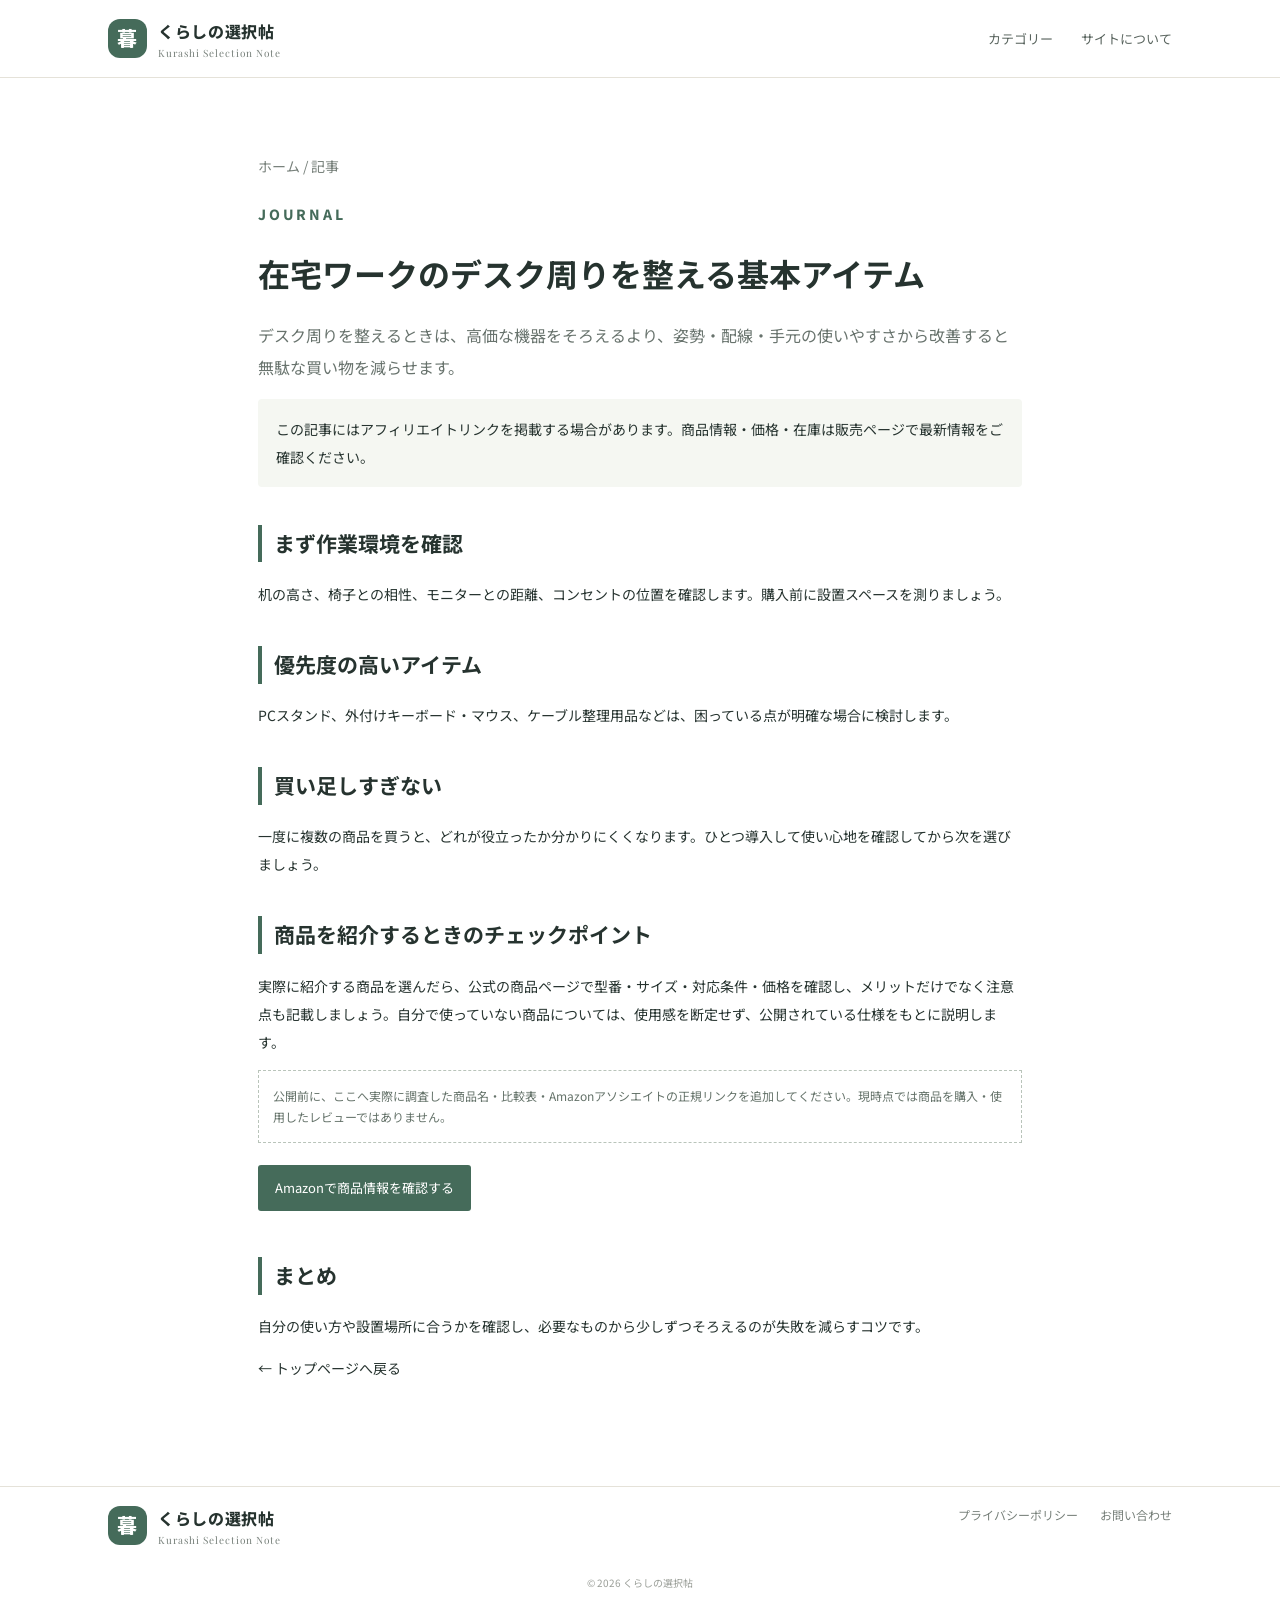
<file: articles/desk.html>
<!doctype html><html lang="ja"><head><meta charset="utf-8"><meta name="viewport" content="width=device-width,initial-scale=1"><meta name="description" content="デスク周りを整えるときは、高価な機器をそろえるより、姿勢・配線・手元の使いやすさから改善すると無駄な買い物を減らせます。"><title>在宅ワークのデスク周りを整える基本アイテム｜くらしの選択帖</title><link rel="stylesheet" href="../assets/style.css"></head><body><header class="site-header"><div class="header-inner"><a class="brand" href="../index.html"><span class="brand-mark">暮</span><span>くらしの選択帖<small>Kurashi Selection Note</small></span></a><nav><a href="../index.html#categories">カテゴリー</a><a href="../about.html">サイトについて</a></nav></div></header><main class="content"><p class="breadcrumb"><a href="../index.html">ホーム</a> / 記事</p><p class="eyebrow">JOURNAL</p><h1>在宅ワークのデスク周りを整える基本アイテム</h1><p class="lead">デスク周りを整えるときは、高価な機器をそろえるより、姿勢・配線・手元の使いやすさから改善すると無駄な買い物を減らせます。</p><p class="notice">この記事にはアフィリエイトリンクを掲載する場合があります。商品情報・価格・在庫は販売ページで最新情報をご確認ください。</p><h2>まず作業環境を確認</h2><p>机の高さ、椅子との相性、モニターとの距離、コンセントの位置を確認します。購入前に設置スペースを測りましょう。</p><h2>優先度の高いアイテム</h2><p>PCスタンド、外付けキーボード・マウス、ケーブル整理用品などは、困っている点が明確な場合に検討します。</p><h2>買い足しすぎない</h2><p>一度に複数の商品を買うと、どれが役立ったか分かりにくくなります。ひとつ導入して使い心地を確認してから次を選びましょう。</p><h2>商品を紹介するときのチェックポイント</h2><p>実際に紹介する商品を選んだら、公式の商品ページで型番・サイズ・対応条件・価格を確認し、メリットだけでなく注意点も記載しましょう。自分で使っていない商品については、使用感を断定せず、公開されている仕様をもとに説明します。</p><div class="placeholder">公開前に、ここへ実際に調査した商品名・比較表・Amazonアソシエイトの正規リンクを追加してください。現時点では商品を購入・使用したレビューではありません。</div><p><a class="product-link" href="https://www.amazon.co.jp/" rel="nofollow sponsored">Amazonで商品情報を確認する</a></p><h2>まとめ</h2><p>自分の使い方や設置場所に合うかを確認し、必要なものから少しずつそろえるのが失敗を減らすコツです。</p><p><a href="../index.html">← トップページへ戻る</a></p></main><footer class="site-footer"><div class="footer-inner"><a class="brand" href="../index.html"><span class="brand-mark">暮</span><span>くらしの選択帖<small>Kurashi Selection Note</small></span></a><div class="footer-links"><a href="../privacy.html">プライバシーポリシー</a><a href="../contact.html">お問い合わせ</a></div></div><p class="copyright">© 2026 くらしの選択帖</p></footer></body></html>
</file>
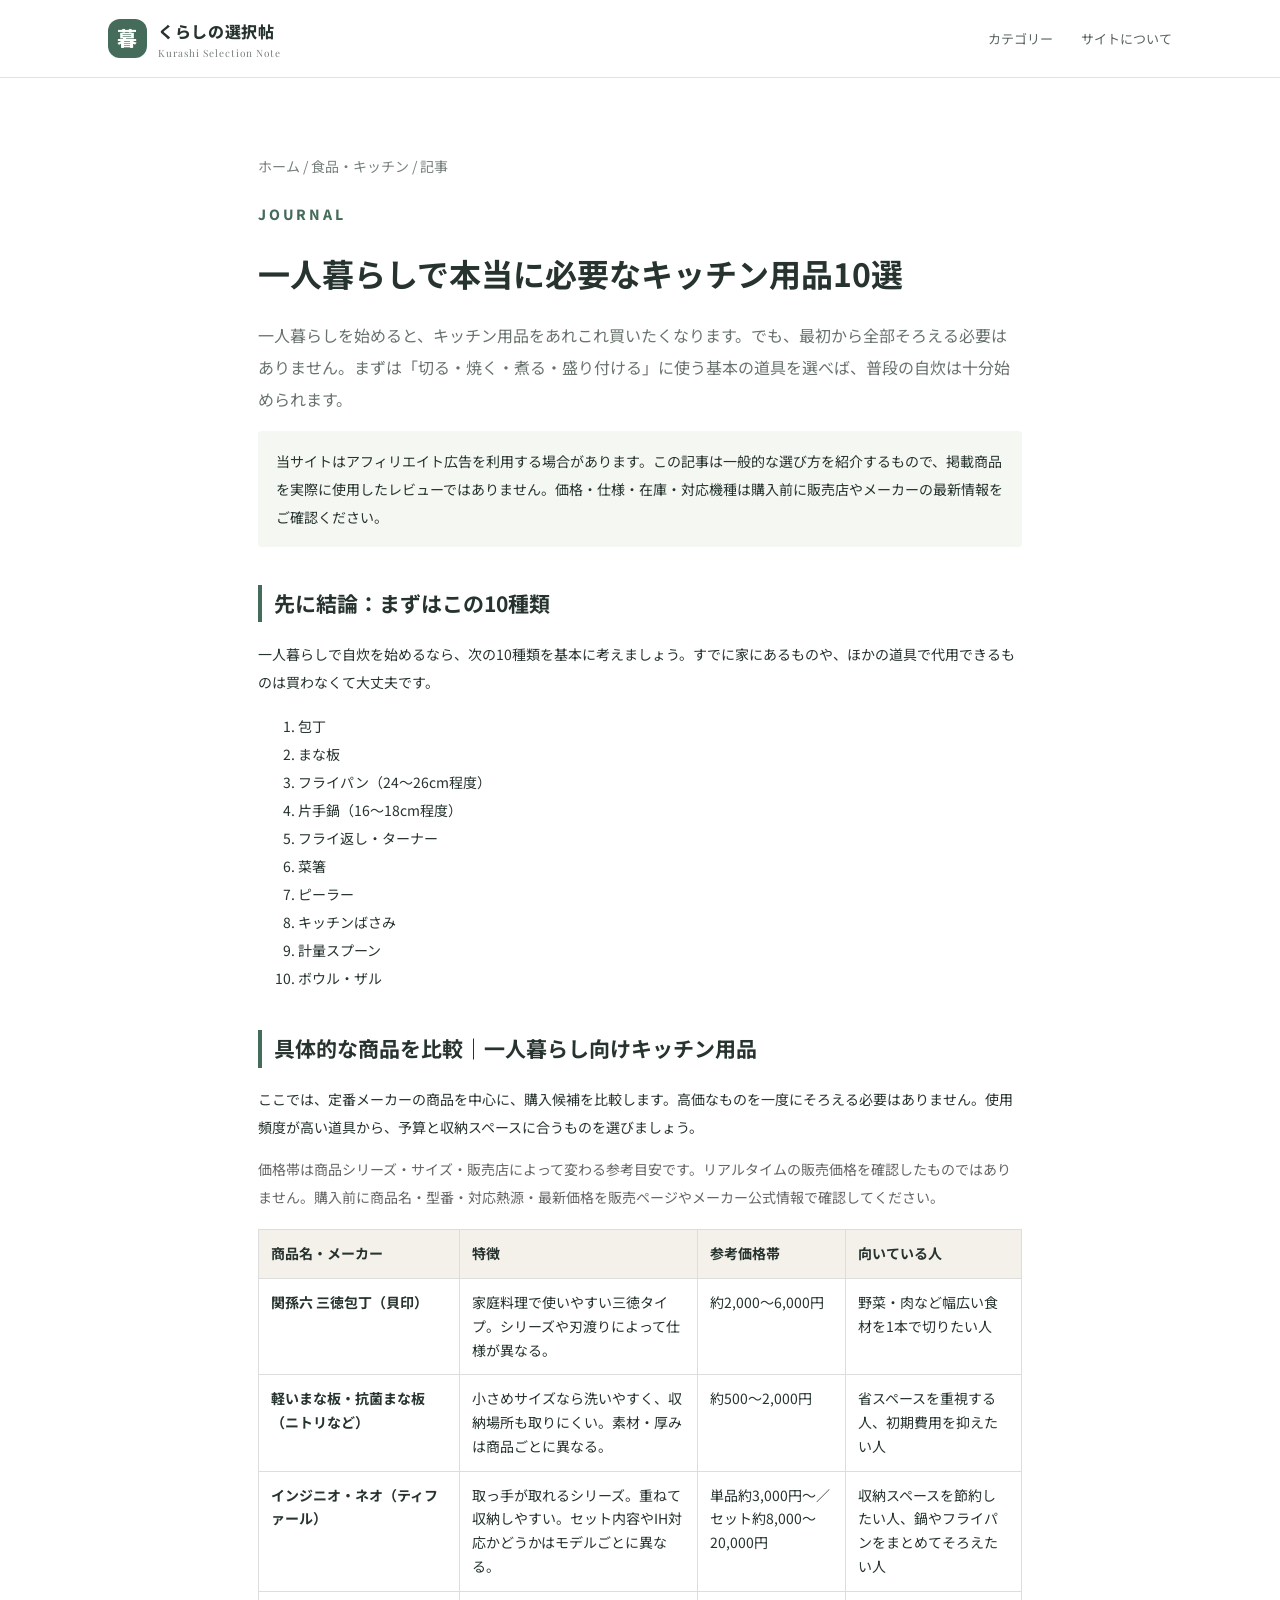
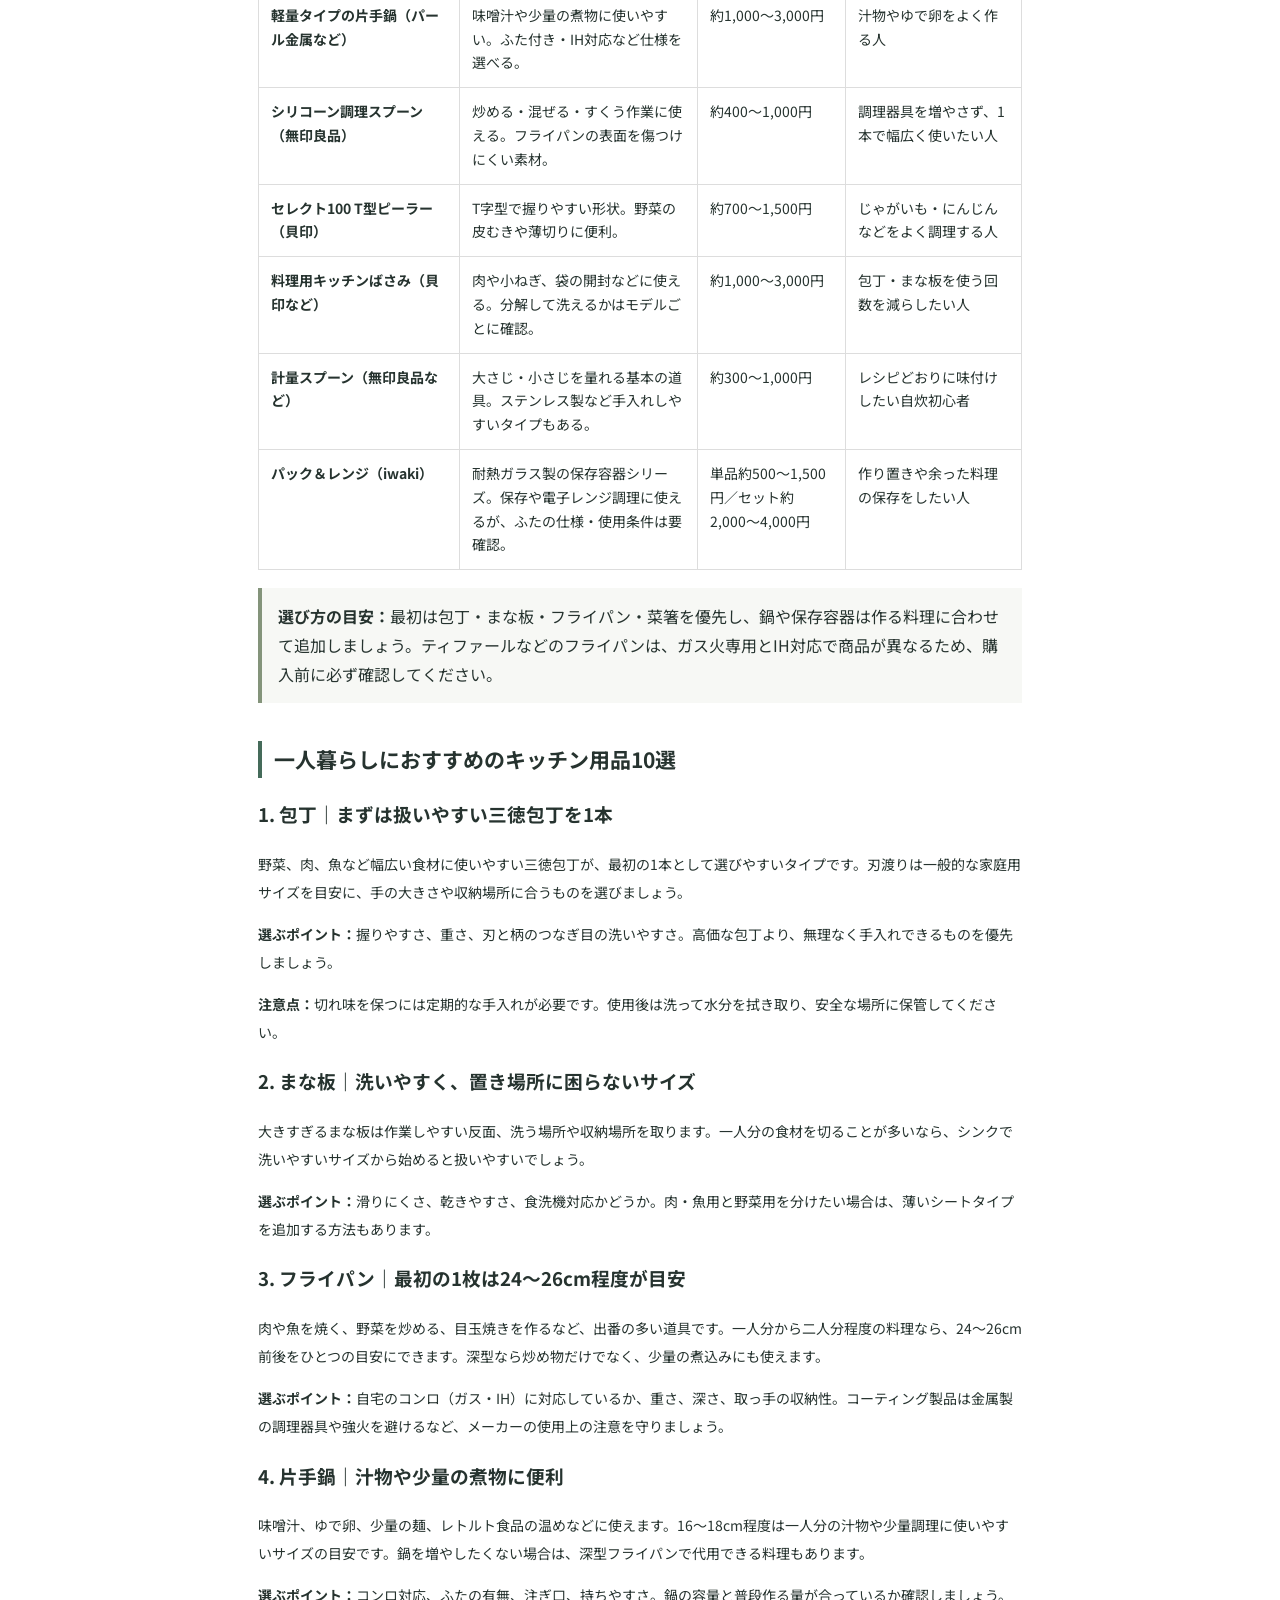
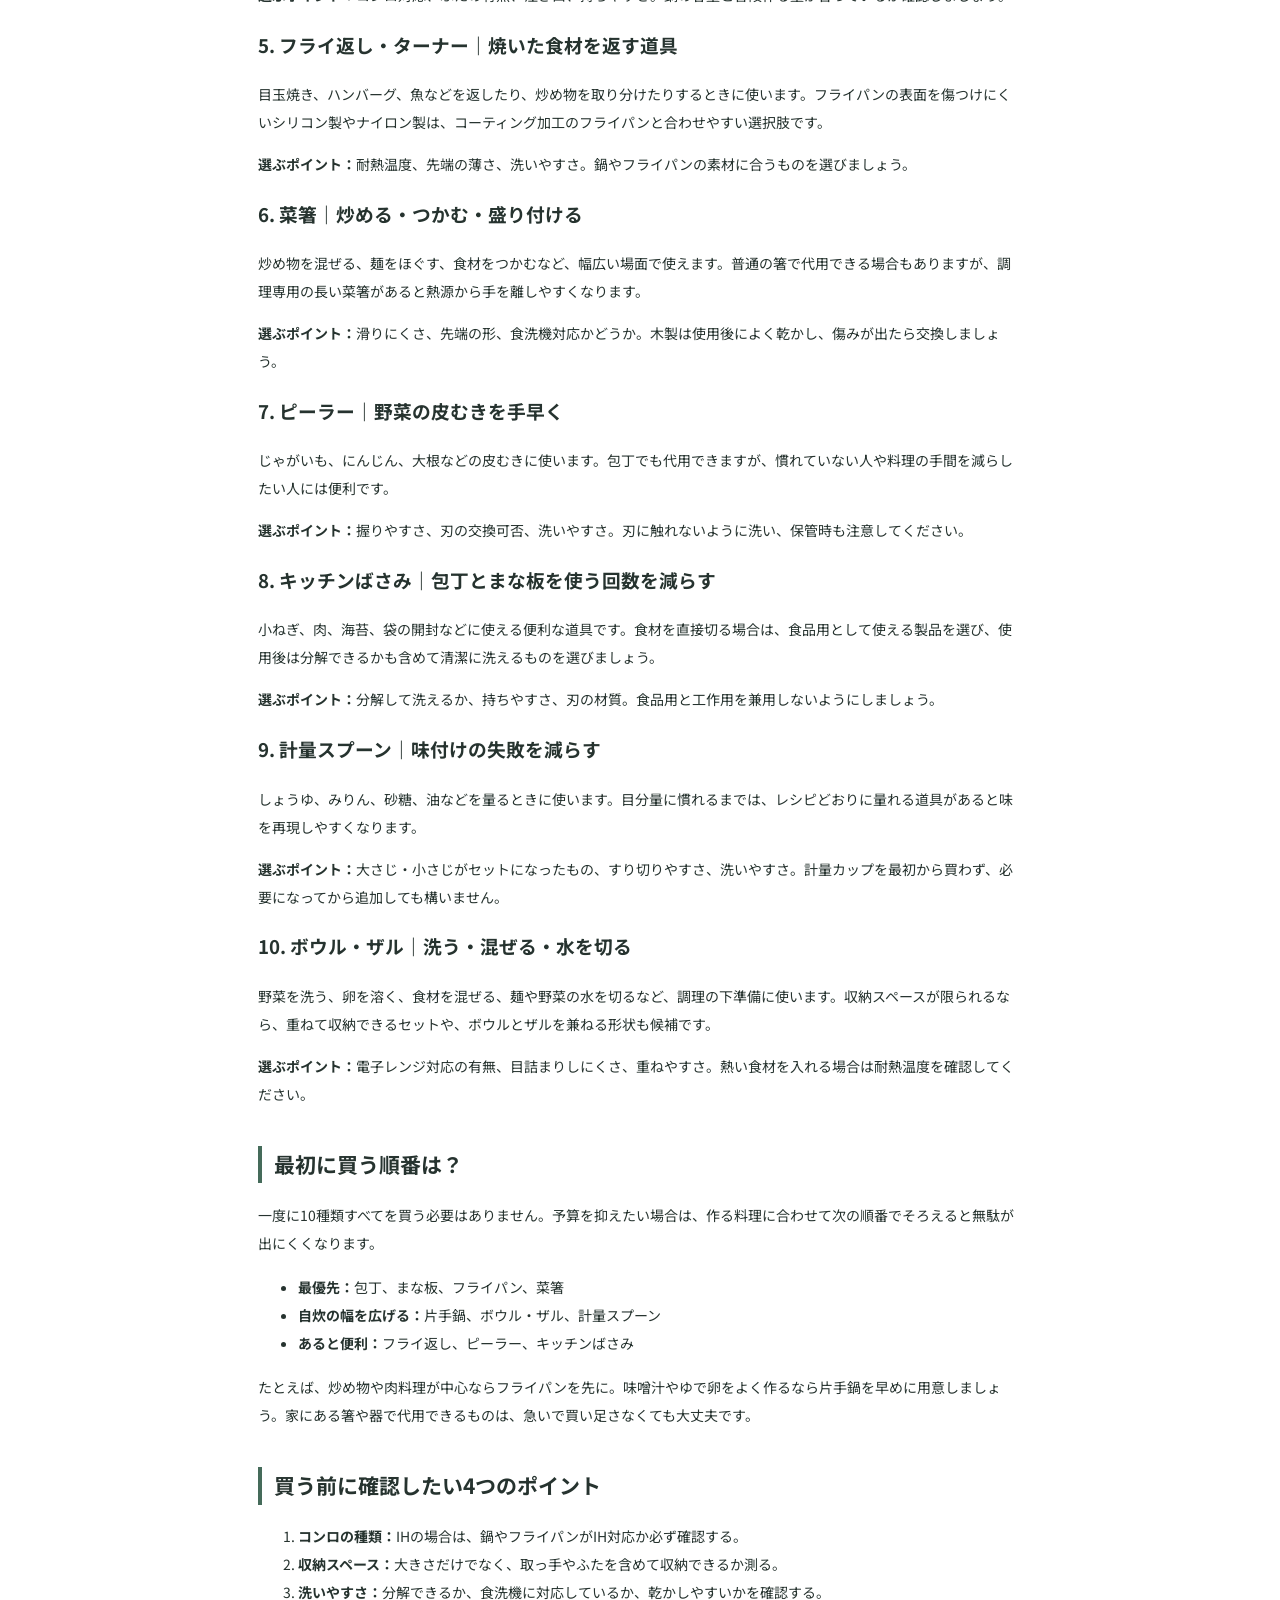
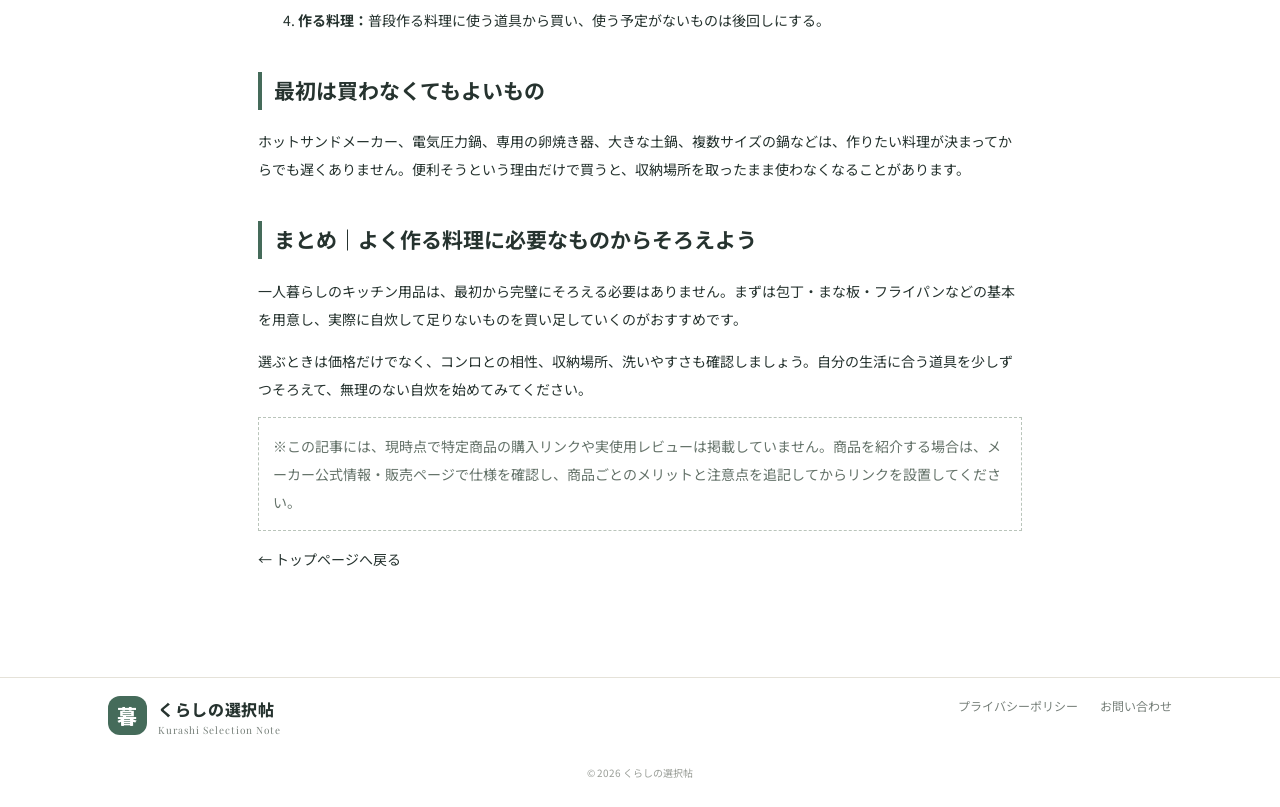
<file: articles/kitchen-tools.html>
<!doctype html>
<html lang="ja">
<head>
  <meta charset="utf-8">
  <meta name="viewport" content="width=device-width,initial-scale=1">
  <meta name="description" content="一人暮らしの自炊に本当に必要なキッチン用品を10種類に厳選。最初に買うもの、後回しでよいもの、具体的な商品比較と選び方を初心者向けに解説します。">
  <title>一人暮らしで本当に必要なキッチン用品10選｜くらしの選択帖</title>
  <link rel="stylesheet" href="../assets/style.css">
  <style>
    .comparison-wrap { width:100%; overflow-x:auto; margin:18px 0 10px; }
    .comparison-table { width:100%; min-width:680px; border-collapse:collapse; font-size:14px; line-height:1.7; }
    .comparison-table th, .comparison-table td { border:1px solid #ddd; padding:12px; text-align:left; vertical-align:top; }
    .comparison-table th { background:#f4f1eb; font-weight:700; }
    .comparison-table td:first-child { font-weight:700; min-width:170px; }
    .price-note { color:#666; font-size:13px; }
    .comparison-tip { background:#f7f8f5; border-left:4px solid #84947b; padding:14px 16px; margin:18px 0; }
  </style>
</head>
<body>
<header class="site-header">
  <div class="header-inner">
    <a class="brand" href="../index.html"><span class="brand-mark">暮</span><span>くらしの選択帖<small>Kurashi Selection Note</small></span></a>
    <nav><a href="../index.html#categories">カテゴリー</a><a href="../about.html">サイトについて</a></nav>
  </div>
</header>

<main class="content">
  <p class="breadcrumb"><a href="../index.html">ホーム</a> / <a href="../index.html#categories">食品・キッチン</a> / 記事</p>
  <p class="eyebrow">JOURNAL</p>
  <h1>一人暮らしで本当に必要なキッチン用品10選</h1>
  <p class="lead">一人暮らしを始めると、キッチン用品をあれこれ買いたくなります。でも、最初から全部そろえる必要はありません。まずは「切る・焼く・煮る・盛り付ける」に使う基本の道具を選べば、普段の自炊は十分始められます。</p>

  <p class="notice">当サイトはアフィリエイト広告を利用する場合があります。この記事は一般的な選び方を紹介するもので、掲載商品を実際に使用したレビューではありません。価格・仕様・在庫・対応機種は購入前に販売店やメーカーの最新情報をご確認ください。</p>

  <h2>先に結論：まずはこの10種類</h2>
  <p>一人暮らしで自炊を始めるなら、次の10種類を基本に考えましょう。すでに家にあるものや、ほかの道具で代用できるものは買わなくて大丈夫です。</p>
  <ol>
    <li>包丁</li>
    <li>まな板</li>
    <li>フライパン（24〜26cm程度）</li>
    <li>片手鍋（16〜18cm程度）</li>
    <li>フライ返し・ターナー</li>
    <li>菜箸</li>
    <li>ピーラー</li>
    <li>キッチンばさみ</li>
    <li>計量スプーン</li>
    <li>ボウル・ザル</li>
  </ol>

  <h2>具体的な商品を比較｜一人暮らし向けキッチン用品</h2>
  <p>ここでは、定番メーカーの商品を中心に、購入候補を比較します。高価なものを一度にそろえる必要はありません。使用頻度が高い道具から、予算と収納スペースに合うものを選びましょう。</p>
  <p class="price-note">価格帯は商品シリーズ・サイズ・販売店によって変わる参考目安です。リアルタイムの販売価格を確認したものではありません。購入前に商品名・型番・対応熱源・最新価格を販売ページやメーカー公式情報で確認してください。</p>

  <div class="comparison-wrap">
    <table class="comparison-table">
      <thead>
        <tr><th>商品名・メーカー</th><th>特徴</th><th>参考価格帯</th><th>向いている人</th></tr>
      </thead>
      <tbody>
        <tr>
          <td>関孫六 三徳包丁（貝印）</td>
          <td>家庭料理で使いやすい三徳タイプ。シリーズや刃渡りによって仕様が異なる。</td>
          <td>約2,000〜6,000円</td>
          <td>野菜・肉など幅広い食材を1本で切りたい人</td>
        </tr>
        <tr>
          <td>軽いまな板・抗菌まな板（ニトリなど）</td>
          <td>小さめサイズなら洗いやすく、収納場所も取りにくい。素材・厚みは商品ごとに異なる。</td>
          <td>約500〜2,000円</td>
          <td>省スペースを重視する人、初期費用を抑えたい人</td>
        </tr>
        <tr>
          <td>インジニオ・ネオ（ティファール）</td>
          <td>取っ手が取れるシリーズ。重ねて収納しやすい。セット内容やIH対応かどうかはモデルごとに異なる。</td>
          <td>単品約3,000円〜／セット約8,000〜20,000円</td>
          <td>収納スペースを節約したい人、鍋やフライパンをまとめてそろえたい人</td>
        </tr>
        <tr>
          <td>軽量タイプの片手鍋（パール金属など）</td>
          <td>味噌汁や少量の煮物に使いやすい。ふた付き・IH対応など仕様を選べる。</td>
          <td>約1,000〜3,000円</td>
          <td>汁物やゆで卵をよく作る人</td>
        </tr>
        <tr>
          <td>シリコーン調理スプーン（無印良品）</td>
          <td>炒める・混ぜる・すくう作業に使える。フライパンの表面を傷つけにくい素材。</td>
          <td>約400〜1,000円</td>
          <td>調理器具を増やさず、1本で幅広く使いたい人</td>
        </tr>
        <tr>
          <td>セレクト100 T型ピーラー（貝印）</td>
          <td>T字型で握りやすい形状。野菜の皮むきや薄切りに便利。</td>
          <td>約700〜1,500円</td>
          <td>じゃがいも・にんじんなどをよく調理する人</td>
        </tr>
        <tr>
          <td>料理用キッチンばさみ（貝印など）</td>
          <td>肉や小ねぎ、袋の開封などに使える。分解して洗えるかはモデルごとに確認。</td>
          <td>約1,000〜3,000円</td>
          <td>包丁・まな板を使う回数を減らしたい人</td>
        </tr>
        <tr>
          <td>計量スプーン（無印良品など）</td>
          <td>大さじ・小さじを量れる基本の道具。ステンレス製など手入れしやすいタイプもある。</td>
          <td>約300〜1,000円</td>
          <td>レシピどおりに味付けしたい自炊初心者</td>
        </tr>
        <tr>
          <td>パック＆レンジ（iwaki）</td>
          <td>耐熱ガラス製の保存容器シリーズ。保存や電子レンジ調理に使えるが、ふたの仕様・使用条件は要確認。</td>
          <td>単品約500〜1,500円／セット約2,000〜4,000円</td>
          <td>作り置きや余った料理の保存をしたい人</td>
        </tr>
      </tbody>
    </table>
  </div>
  <div class="comparison-tip">
    <strong>選び方の目安：</strong>最初は包丁・まな板・フライパン・菜箸を優先し、鍋や保存容器は作る料理に合わせて追加しましょう。ティファールなどのフライパンは、ガス火専用とIH対応で商品が異なるため、購入前に必ず確認してください。
  </div>

  <h2>一人暮らしにおすすめのキッチン用品10選</h2>

  <h3>1. 包丁｜まずは扱いやすい三徳包丁を1本</h3>
  <p>野菜、肉、魚など幅広い食材に使いやすい三徳包丁が、最初の1本として選びやすいタイプです。刃渡りは一般的な家庭用サイズを目安に、手の大きさや収納場所に合うものを選びましょう。</p>
  <p><strong>選ぶポイント：</strong>握りやすさ、重さ、刃と柄のつなぎ目の洗いやすさ。高価な包丁より、無理なく手入れできるものを優先しましょう。</p>
  <p><strong>注意点：</strong>切れ味を保つには定期的な手入れが必要です。使用後は洗って水分を拭き取り、安全な場所に保管してください。</p>

  <h3>2. まな板｜洗いやすく、置き場所に困らないサイズ</h3>
  <p>大きすぎるまな板は作業しやすい反面、洗う場所や収納場所を取ります。一人分の食材を切ることが多いなら、シンクで洗いやすいサイズから始めると扱いやすいでしょう。</p>
  <p><strong>選ぶポイント：</strong>滑りにくさ、乾きやすさ、食洗機対応かどうか。肉・魚用と野菜用を分けたい場合は、薄いシートタイプを追加する方法もあります。</p>

  <h3>3. フライパン｜最初の1枚は24〜26cm程度が目安</h3>
  <p>肉や魚を焼く、野菜を炒める、目玉焼きを作るなど、出番の多い道具です。一人分から二人分程度の料理なら、24〜26cm前後をひとつの目安にできます。深型なら炒め物だけでなく、少量の煮込みにも使えます。</p>
  <p><strong>選ぶポイント：</strong>自宅のコンロ（ガス・IH）に対応しているか、重さ、深さ、取っ手の収納性。コーティング製品は金属製の調理器具や強火を避けるなど、メーカーの使用上の注意を守りましょう。</p>

  <h3>4. 片手鍋｜汁物や少量の煮物に便利</h3>
  <p>味噌汁、ゆで卵、少量の麺、レトルト食品の温めなどに使えます。16〜18cm程度は一人分の汁物や少量調理に使いやすいサイズの目安です。鍋を増やしたくない場合は、深型フライパンで代用できる料理もあります。</p>
  <p><strong>選ぶポイント：</strong>コンロ対応、ふたの有無、注ぎ口、持ちやすさ。鍋の容量と普段作る量が合っているか確認しましょう。</p>

  <h3>5. フライ返し・ターナー｜焼いた食材を返す道具</h3>
  <p>目玉焼き、ハンバーグ、魚などを返したり、炒め物を取り分けたりするときに使います。フライパンの表面を傷つけにくいシリコン製やナイロン製は、コーティング加工のフライパンと合わせやすい選択肢です。</p>
  <p><strong>選ぶポイント：</strong>耐熱温度、先端の薄さ、洗いやすさ。鍋やフライパンの素材に合うものを選びましょう。</p>

  <h3>6. 菜箸｜炒める・つかむ・盛り付ける</h3>
  <p>炒め物を混ぜる、麺をほぐす、食材をつかむなど、幅広い場面で使えます。普通の箸で代用できる場合もありますが、調理専用の長い菜箸があると熱源から手を離しやすくなります。</p>
  <p><strong>選ぶポイント：</strong>滑りにくさ、先端の形、食洗機対応かどうか。木製は使用後によく乾かし、傷みが出たら交換しましょう。</p>

  <h3>7. ピーラー｜野菜の皮むきを手早く</h3>
  <p>じゃがいも、にんじん、大根などの皮むきに使います。包丁でも代用できますが、慣れていない人や料理の手間を減らしたい人には便利です。</p>
  <p><strong>選ぶポイント：</strong>握りやすさ、刃の交換可否、洗いやすさ。刃に触れないように洗い、保管時も注意してください。</p>

  <h3>8. キッチンばさみ｜包丁とまな板を使う回数を減らす</h3>
  <p>小ねぎ、肉、海苔、袋の開封などに使える便利な道具です。食材を直接切る場合は、食品用として使える製品を選び、使用後は分解できるかも含めて清潔に洗えるものを選びましょう。</p>
  <p><strong>選ぶポイント：</strong>分解して洗えるか、持ちやすさ、刃の材質。食品用と工作用を兼用しないようにしましょう。</p>

  <h3>9. 計量スプーン｜味付けの失敗を減らす</h3>
  <p>しょうゆ、みりん、砂糖、油などを量るときに使います。目分量に慣れるまでは、レシピどおりに量れる道具があると味を再現しやすくなります。</p>
  <p><strong>選ぶポイント：</strong>大さじ・小さじがセットになったもの、すり切りやすさ、洗いやすさ。計量カップを最初から買わず、必要になってから追加しても構いません。</p>

  <h3>10. ボウル・ザル｜洗う・混ぜる・水を切る</h3>
  <p>野菜を洗う、卵を溶く、食材を混ぜる、麺や野菜の水を切るなど、調理の下準備に使います。収納スペースが限られるなら、重ねて収納できるセットや、ボウルとザルを兼ねる形状も候補です。</p>
  <p><strong>選ぶポイント：</strong>電子レンジ対応の有無、目詰まりしにくさ、重ねやすさ。熱い食材を入れる場合は耐熱温度を確認してください。</p>

  <h2>最初に買う順番は？</h2>
  <p>一度に10種類すべてを買う必要はありません。予算を抑えたい場合は、作る料理に合わせて次の順番でそろえると無駄が出にくくなります。</p>
  <ul>
    <li><strong>最優先：</strong>包丁、まな板、フライパン、菜箸</li>
    <li><strong>自炊の幅を広げる：</strong>片手鍋、ボウル・ザル、計量スプーン</li>
    <li><strong>あると便利：</strong>フライ返し、ピーラー、キッチンばさみ</li>
  </ul>
  <p>たとえば、炒め物や肉料理が中心ならフライパンを先に。味噌汁やゆで卵をよく作るなら片手鍋を早めに用意しましょう。家にある箸や器で代用できるものは、急いで買い足さなくても大丈夫です。</p>

  <h2>買う前に確認したい4つのポイント</h2>
  <ol>
    <li><strong>コンロの種類：</strong>IHの場合は、鍋やフライパンがIH対応か必ず確認する。</li>
    <li><strong>収納スペース：</strong>大きさだけでなく、取っ手やふたを含めて収納できるか測る。</li>
    <li><strong>洗いやすさ：</strong>分解できるか、食洗機に対応しているか、乾かしやすいかを確認する。</li>
    <li><strong>作る料理：</strong>普段作る料理に使う道具から買い、使う予定がないものは後回しにする。</li>
  </ol>

  <h2>最初は買わなくてもよいもの</h2>
  <p>ホットサンドメーカー、電気圧力鍋、専用の卵焼き器、大きな土鍋、複数サイズの鍋などは、作りたい料理が決まってからでも遅くありません。便利そうという理由だけで買うと、収納場所を取ったまま使わなくなることがあります。</p>

  <h2>まとめ｜よく作る料理に必要なものからそろえよう</h2>
  <p>一人暮らしのキッチン用品は、最初から完璧にそろえる必要はありません。まずは包丁・まな板・フライパンなどの基本を用意し、実際に自炊して足りないものを買い足していくのがおすすめです。</p>
  <p>選ぶときは価格だけでなく、コンロとの相性、収納場所、洗いやすさも確認しましょう。自分の生活に合う道具を少しずつそろえて、無理のない自炊を始めてみてください。</p>

  <p class="placeholder">※この記事には、現時点で特定商品の購入リンクや実使用レビューは掲載していません。商品を紹介する場合は、メーカー公式情報・販売ページで仕様を確認し、商品ごとのメリットと注意点を追記してからリンクを設置してください。</p>
  <p><a href="../index.html">← トップページへ戻る</a></p>
</main>

<footer class="site-footer">
  <div class="footer-inner">
    <a class="brand" href="../index.html"><span class="brand-mark">暮</span><span>くらしの選択帖<small>Kurashi Selection Note</small></span></a>
    <div class="footer-links"><a href="../privacy.html">プライバシーポリシー</a><a href="../contact.html">お問い合わせ</a></div>
  </div>
  <p class="copyright">© 2026 くらしの選択帖</p>
</footer>
</body>
</html>
</file>
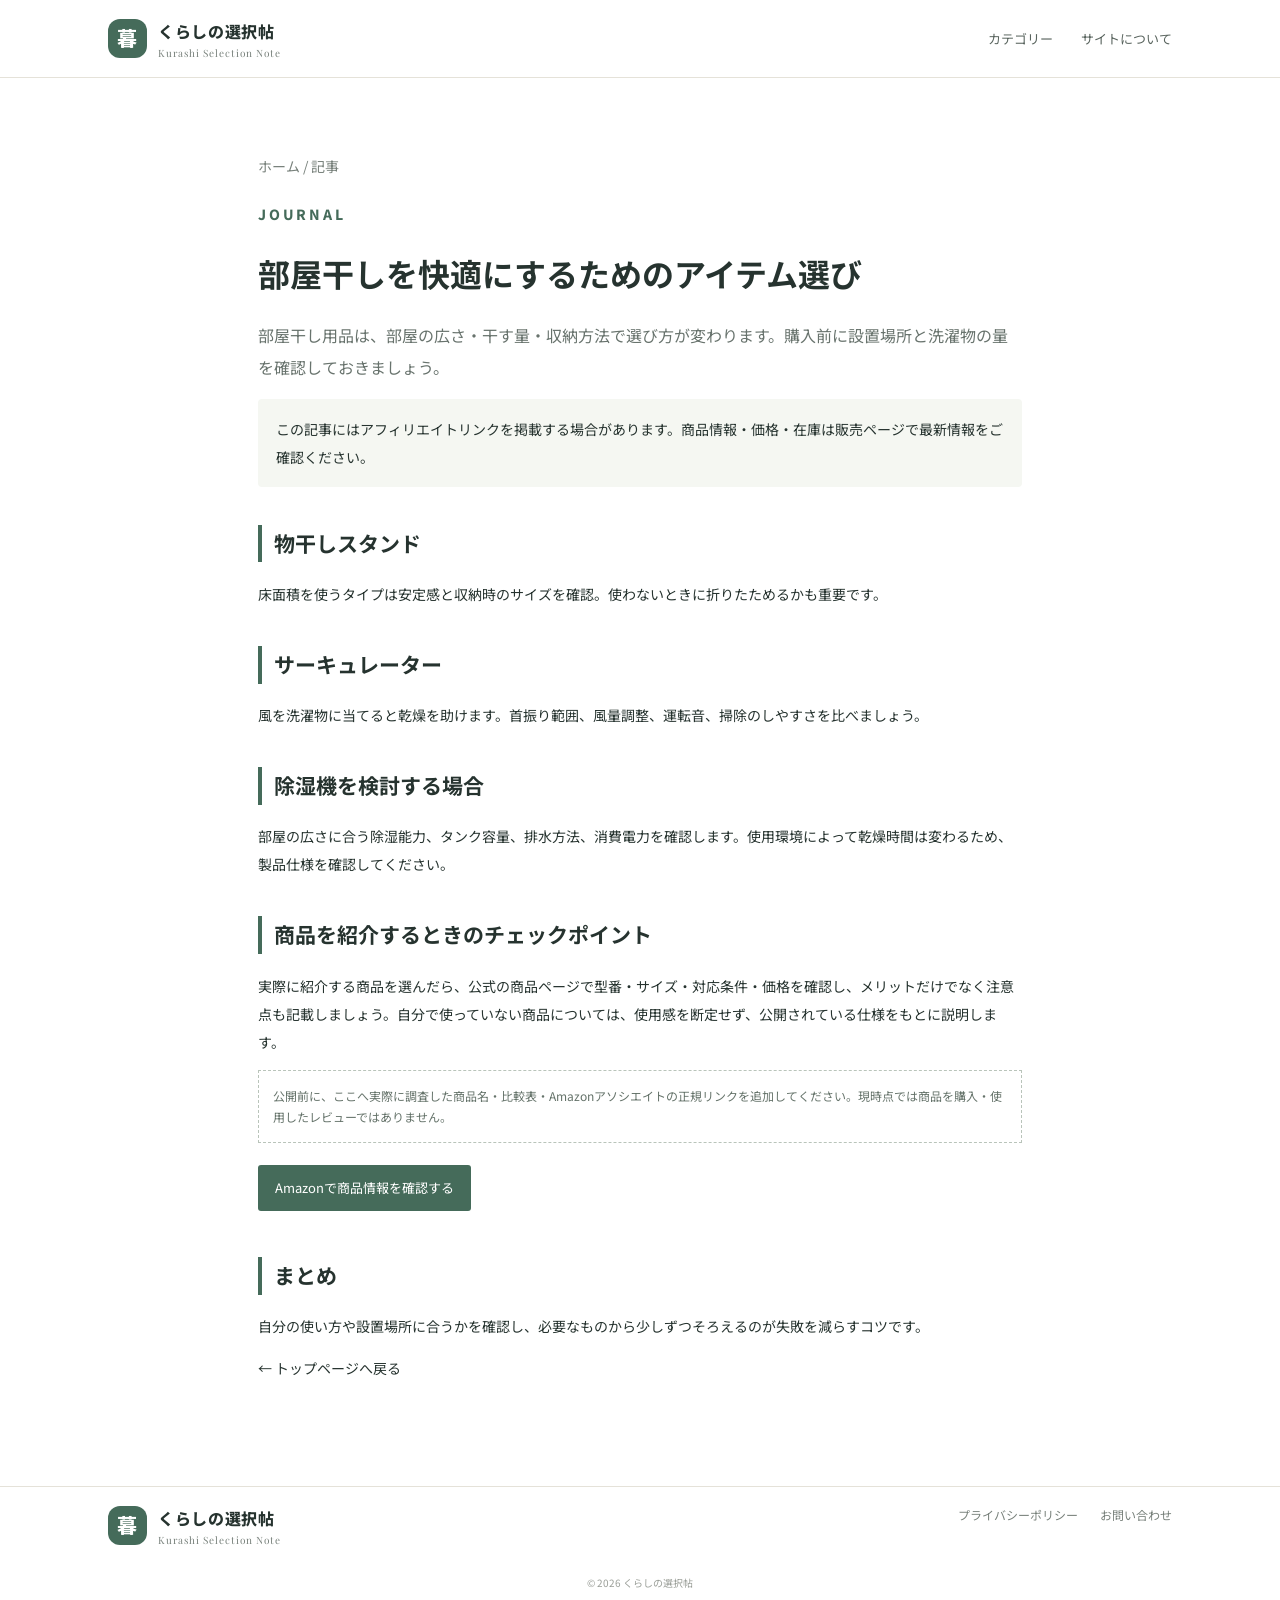
<file: articles/laundry.html>
<!doctype html><html lang="ja"><head><meta charset="utf-8"><meta name="viewport" content="width=device-width,initial-scale=1"><meta name="description" content="部屋干し用品は、部屋の広さ・干す量・収納方法で選び方が変わります。購入前に設置場所と洗濯物の量を確認しておきましょう。"><title>部屋干しを快適にするためのアイテム選び｜くらしの選択帖</title><link rel="stylesheet" href="../assets/style.css"></head><body><header class="site-header"><div class="header-inner"><a class="brand" href="../index.html"><span class="brand-mark">暮</span><span>くらしの選択帖<small>Kurashi Selection Note</small></span></a><nav><a href="../index.html#categories">カテゴリー</a><a href="../about.html">サイトについて</a></nav></div></header><main class="content"><p class="breadcrumb"><a href="../index.html">ホーム</a> / 記事</p><p class="eyebrow">JOURNAL</p><h1>部屋干しを快適にするためのアイテム選び</h1><p class="lead">部屋干し用品は、部屋の広さ・干す量・収納方法で選び方が変わります。購入前に設置場所と洗濯物の量を確認しておきましょう。</p><p class="notice">この記事にはアフィリエイトリンクを掲載する場合があります。商品情報・価格・在庫は販売ページで最新情報をご確認ください。</p><h2>物干しスタンド</h2><p>床面積を使うタイプは安定感と収納時のサイズを確認。使わないときに折りたためるかも重要です。</p><h2>サーキュレーター</h2><p>風を洗濯物に当てると乾燥を助けます。首振り範囲、風量調整、運転音、掃除のしやすさを比べましょう。</p><h2>除湿機を検討する場合</h2><p>部屋の広さに合う除湿能力、タンク容量、排水方法、消費電力を確認します。使用環境によって乾燥時間は変わるため、製品仕様を確認してください。</p><h2>商品を紹介するときのチェックポイント</h2><p>実際に紹介する商品を選んだら、公式の商品ページで型番・サイズ・対応条件・価格を確認し、メリットだけでなく注意点も記載しましょう。自分で使っていない商品については、使用感を断定せず、公開されている仕様をもとに説明します。</p><div class="placeholder">公開前に、ここへ実際に調査した商品名・比較表・Amazonアソシエイトの正規リンクを追加してください。現時点では商品を購入・使用したレビューではありません。</div><p><a class="product-link" href="https://www.amazon.co.jp/" rel="nofollow sponsored">Amazonで商品情報を確認する</a></p><h2>まとめ</h2><p>自分の使い方や設置場所に合うかを確認し、必要なものから少しずつそろえるのが失敗を減らすコツです。</p><p><a href="../index.html">← トップページへ戻る</a></p></main><footer class="site-footer"><div class="footer-inner"><a class="brand" href="../index.html"><span class="brand-mark">暮</span><span>くらしの選択帖<small>Kurashi Selection Note</small></span></a><div class="footer-links"><a href="../privacy.html">プライバシーポリシー</a><a href="../contact.html">お問い合わせ</a></div></div><p class="copyright">© 2026 くらしの選択帖</p></footer></body></html>
</file>
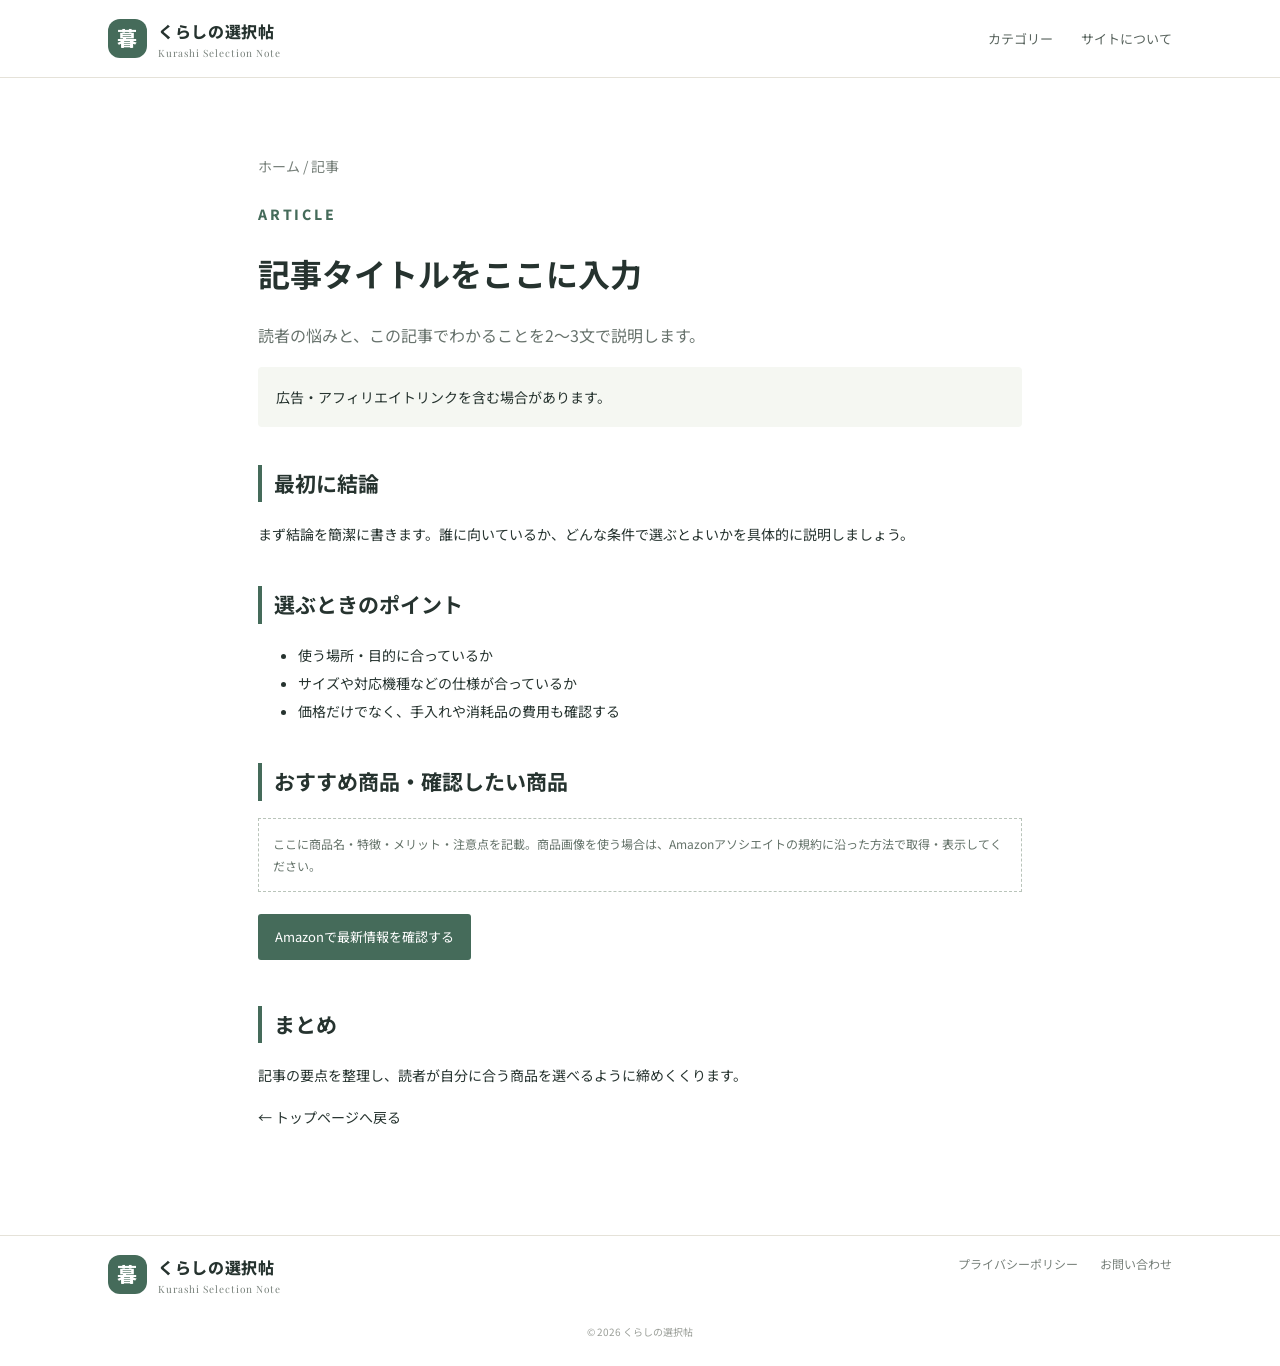
<file: articles/template.html>
<!doctype html><html lang="ja"><head><meta charset="utf-8"><meta name="viewport" content="width=device-width,initial-scale=1"><title>記事タイトル｜くらしの選択帖</title><link rel="stylesheet" href="../assets/style.css"></head><body><header class="site-header"><div class="header-inner"><a class="brand" href="../index.html"><span class="brand-mark">暮</span><span>くらしの選択帖<small>Kurashi Selection Note</small></span></a><nav><a href="../index.html#categories">カテゴリー</a><a href="../about.html">サイトについて</a></nav></div></header><main class="content"><p class="breadcrumb"><a href="../index.html">ホーム</a> / 記事</p><p class="eyebrow">ARTICLE</p><h1>記事タイトルをここに入力</h1><p class="lead">読者の悩みと、この記事でわかることを2〜3文で説明します。</p><p class="notice">広告・アフィリエイトリンクを含む場合があります。</p><h2>最初に結論</h2><p>まず結論を簡潔に書きます。誰に向いているか、どんな条件で選ぶとよいかを具体的に説明しましょう。</p><h2>選ぶときのポイント</h2><ul><li>使う場所・目的に合っているか</li><li>サイズや対応機種などの仕様が合っているか</li><li>価格だけでなく、手入れや消耗品の費用も確認する</li></ul><h2>おすすめ商品・確認したい商品</h2><div class="placeholder">ここに商品名・特徴・メリット・注意点を記載。商品画像を使う場合は、Amazonアソシエイトの規約に沿った方法で取得・表示してください。</div><p><a class="product-link" href="https://www.amazon.co.jp/" rel="nofollow sponsored">Amazonで最新情報を確認する</a></p><h2>まとめ</h2><p>記事の要点を整理し、読者が自分に合う商品を選べるように締めくくります。</p><p><a href="../index.html">← トップページへ戻る</a></p></main><footer class="site-footer"><div class="footer-inner"><a class="brand" href="../index.html"><span class="brand-mark">暮</span><span>くらしの選択帖<small>Kurashi Selection Note</small></span></a><div class="footer-links"><a href="../privacy.html">プライバシーポリシー</a><a href="../contact.html">お問い合わせ</a></div></div><p class="copyright">© 2026 くらしの選択帖</p></footer></body></html>
</file>
<file: assets/style.css>
@import url('https://fonts.googleapis.com/css2?family=Noto+Sans+JP:wght@400;500;600;700;800&family=Playfair+Display:wght@500;600&display=swap');
:root{--ink:#26332f;--muted:#78817b;--paper:#f7f5f0;--green:#456b5a;--line:#e5e2d9;--cream:#eee9dc}
*{box-sizing:border-box}html{scroll-behavior:smooth}body{margin:0;background:#fff;color:var(--ink);font-family:"Noto Sans JP",sans-serif;line-height:1.8}a{color:inherit;text-decoration:none}.site-header{background:rgba(255,255,255,.96);border-bottom:1px solid var(--line)}.header-inner,.footer-inner{max-width:1120px;margin:auto;padding:17px 28px;display:flex;align-items:center;justify-content:space-between;gap:24px}.brand{display:flex;align-items:center;gap:11px;font-weight:800;letter-spacing:.04em}.brand-mark{display:grid;place-items:center;width:39px;height:39px;background:var(--green);color:white;border-radius:12px;font-size:20px}.brand small{display:block;font:10px "Playfair Display",serif;color:var(--muted);letter-spacing:.1em}.header-inner nav{display:flex;gap:28px;font-size:13px;color:#59645e}.header-inner nav a:hover,.footer-links a:hover{color:var(--green)}.hero{background:var(--paper);min-height:430px;padding:65px max(7vw,28px);display:grid;grid-template-columns:1.1fr .9fr;align-items:center;gap:35px}.hero-copy{max-width:570px;margin-left:auto;width:100%}.eyebrow{font-size:10px;letter-spacing:.2em;color:var(--green);font-weight:800;margin:0 0 12px}.hero h1{font-size:clamp(34px,5vw,55px);line-height:1.45;letter-spacing:.04em;margin:0 0 17px}.hero h1 em{font-style:normal;color:var(--green)}.hero-lead{color:#68736d;max-width:470px;font-size:14px}.primary-link{display:inline-flex;gap:25px;align-items:center;margin-top:18px;background:var(--green);color:white;padding:12px 22px;border-radius:3px;font-size:13px}.primary-link:hover{background:#345444}.hero-art{height:280px;max-width:430px;width:100%;margin-right:auto;position:relative;background:#e8e4d8;border-radius:48% 48% 8px 8px;overflow:hidden}.sun{position:absolute;width:160px;height:160px;border-radius:50%;background:#d5b981;right:58px;top:32px}.plant{position:absolute;left:45px;bottom:38px;font-size:110px;color:#65816c;transform:rotate(-18deg)}.book{position:absolute;right:92px;bottom:30px;background:#526f60;color:#fff;padding:22px 18px;font:15px/1.5 "Playfair Display",serif;letter-spacing:.12em;transform:rotate(7deg);box-shadow:10px 10px 0 #c6bda9}.cup{position:absolute;right:30px;bottom:40px;width:58px;height:58px;border-radius:8px 8px 22px 22px;background:#f8f5eb;color:transparent;border:5px solid #c7bda8}.section{max-width:1120px;margin:0 auto;padding:76px 28px}.section-heading{display:flex;align-items:end;justify-content:space-between;margin-bottom:27px}.section-heading h2,.note-band h2{font-size:27px;margin:0;letter-spacing:.04em}.section-heading>p,.muted{font-size:12px;color:var(--muted)}.category-grid{display:grid;grid-template-columns:repeat(4,1fr);gap:14px}.category-card{padding:22px 20px;border:1px solid var(--line);border-radius:5px;transition:.2s}.category-card:hover{transform:translateY(-3px);box-shadow:0 8px 22px #26332f12}.category-card b,.category-card small{display:block}.category-card b{font-size:15px;margin:7px 0 2px}.category-card small{font-size:11px;color:var(--muted)}.cat-icon{font-size:27px;color:var(--green)}.c1{background:#f5f7f2}.c2{background:#faf5eb}.c3{background:#f1f5f6}.c4{background:#f7f2f5}.articles-section{padding-top:30px}.article-grid{display:grid;grid-template-columns:repeat(3,1fr);gap:20px}.article-card{border:1px solid var(--line);border-radius:5px;overflow:hidden}.article-visual{height:160px;display:flex;align-items:center;justify-content:center;position:relative;font:24px "Playfair Display",serif;letter-spacing:.18em;color:#526b5c}.article-visual span{position:absolute;right:18px;bottom:8px;font-size:12px;opacity:.6}.visual-kitchen{background:#eee8da}.visual-life{background:#e7eee7}.visual-tech{background:#e5eaed}.article-body{padding:20px}.tag{font-size:10px;color:var(--green);background:#edf2ed;padding:4px 8px;border-radius:2px}.article-body h3{font-size:16px;line-height:1.6;margin:13px 0 8px}.article-body p{font-size:12px;color:var(--muted);min-height:44px}.read-more{font-size:12px;color:var(--green);font-weight:700}.note-band{background:var(--paper);text-align:center;padding:55px 25px}.note-band p:last-child{max-width:650px;margin:12px auto 0;font-size:12px;color:var(--muted)}.site-footer{border-top:1px solid var(--line)}.footer-inner{align-items:flex-start}.footer-links{display:flex;gap:22px;font-size:12px;color:var(--muted)}.copyright{text-align:center;font-size:10px;color:#9a9e98;padding:10px 0 25px;margin:0}
.content{max-width:820px;margin:0 auto;padding:60px 28px 90px}.content h1{font-size:32px;line-height:1.5}.content h2{font-size:21px;margin-top:38px;border-left:4px solid var(--green);padding-left:12px}.content p,.content li{font-size:14px;line-height:2}.content .lead{font-size:16px;color:#68736d}.breadcrumb{font-size:11px;color:var(--muted);margin-bottom:20px}.notice{background:#f5f7f2;padding:16px 18px;border-radius:4px;font-size:12px}.product-link{display:inline-block;background:var(--green);color:#fff;padding:10px 17px;border-radius:3px;font-size:13px;margin:8px 0}.placeholder{border:1px dashed #b9c4ba;padding:14px;color:#65736a;font-size:12px;margin:14px 0}
@media(max-width:760px){.header-inner{align-items:flex-start;flex-direction:column}.header-inner nav{gap:17px;flex-wrap:wrap}.hero{grid-template-columns:1fr;padding:48px 25px}.hero-copy{margin:0}.hero-art{height:220px;margin:10px auto 0}.category-grid{grid-template-columns:repeat(2,1fr)}.article-grid{grid-template-columns:1fr}.article-visual{height:130px}.section{padding:55px 22px}.section-heading{align-items:flex-start;flex-direction:column;gap:6px}.footer-inner{flex-direction:column}.footer-links{flex-wrap:wrap;gap:14px}.content{padding:40px 22px 70px}}
</file>
